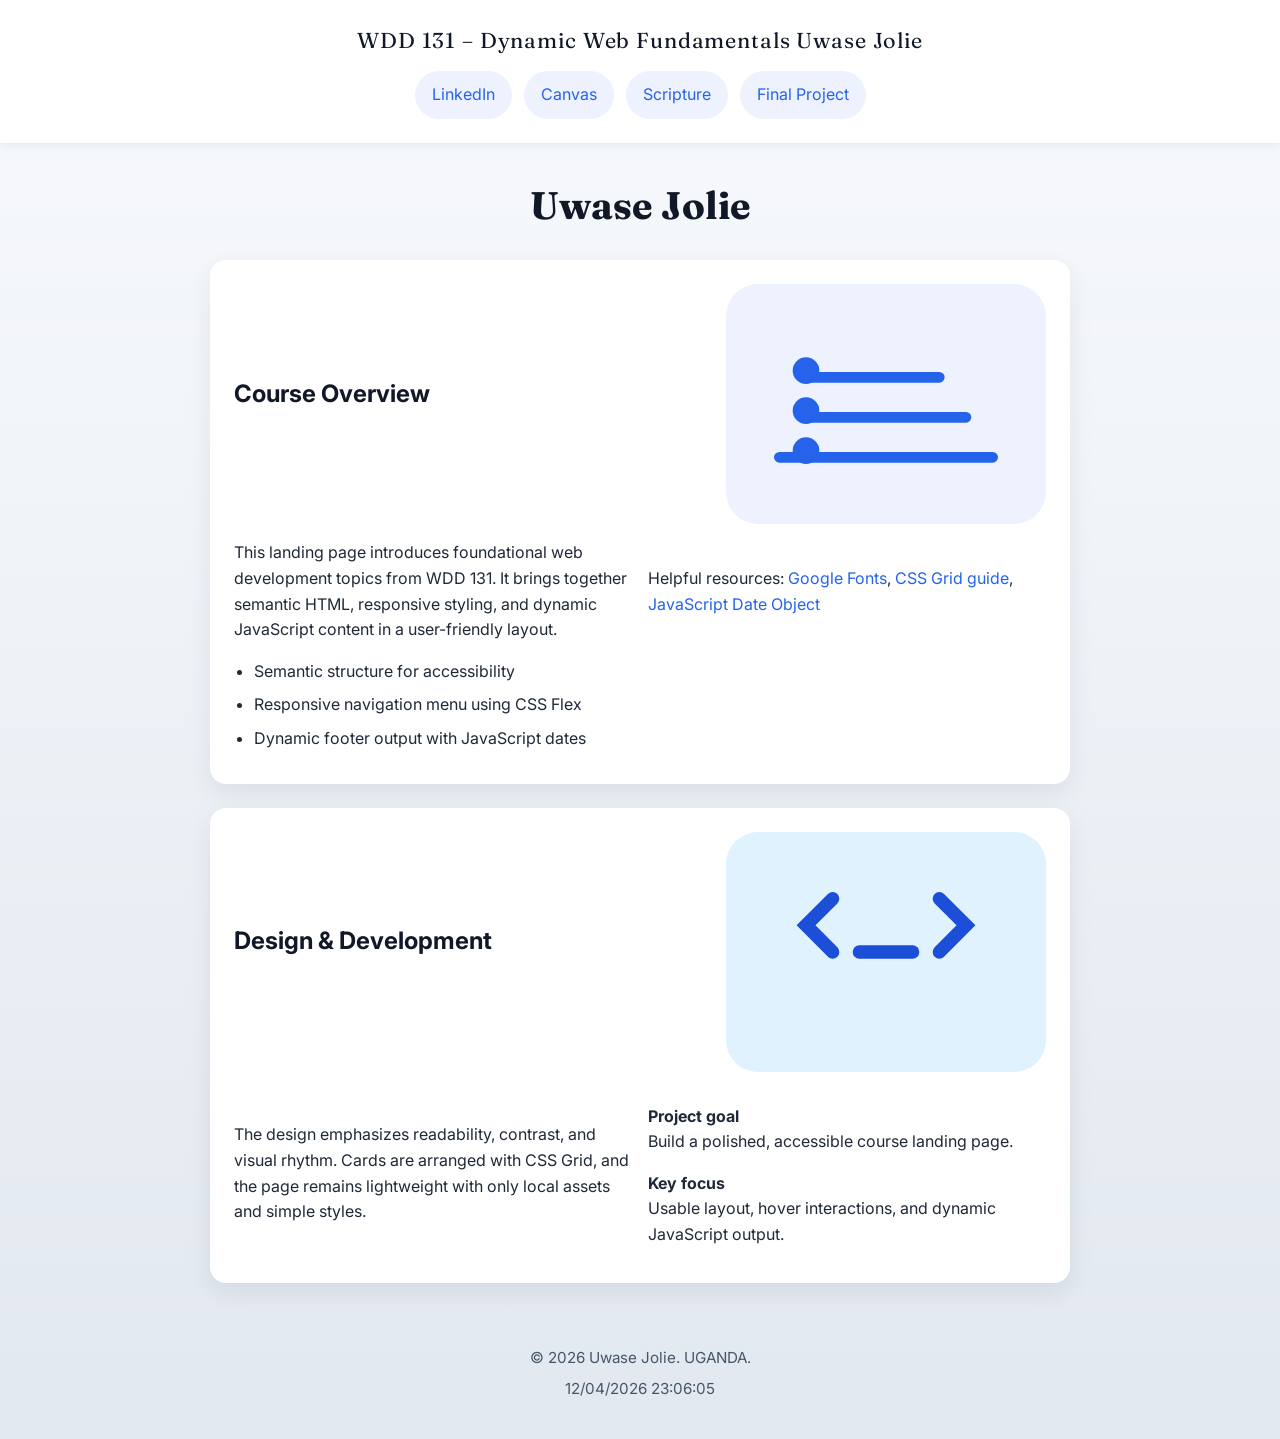
<file: index.html>
<!doctype html>
<html lang="en">
  <head>
    <meta charset="UTF-8" />
    <meta name="viewport" content="width=device-width, initial-scale=1.0" />
    <title>WDD 131 – Dynamic Web Fundamentals – Uwase Jolie</title>
    <meta
      name="description"
      content="WDD 131 – Dynamic Web Fundamentals, Uwase Jolie, course landing page for web design fundamentals and dynamic JavaScript content"
    />
    <meta name="author" content="Uwase Jolie" />
    <link rel="preconnect" href="https://fonts.googleapis.com" />
    <link rel="preconnect" href="https://fonts.gstatic.com" crossorigin />
    <link
      href="https://fonts.googleapis.com/css2?family=Fraunces:wght@600;700&family=Inter:wght@400;500;600&display=swap"
      rel="stylesheet"
    />
    <link rel="stylesheet" href="styles/base.css" />
    <script defer src="scripts/getdates.js"></script>
  </head>
  <body>
    <header>
      <span id="course-title"
        >WDD 131 – Dynamic Web Fundamentals Uwase Jolie</span
      >
      <nav>
        <a
          href="https://www.linkedin.com/in/jolie-uwase-b781543b9"
          target="_blank"
          rel="noopener noreferrer"
          >LinkedIn</a
        >
        <a
          href="https://byupw.instructure.com/"
          target="_blank"
          rel="noopener noreferrer"
          >Canvas</a
        >
        <a
          href="https://www.churchofjesuschrist.org/study/scriptures/bofm/1-ne/3?lang=eng&id=p7#p7"
          target="_blank"
          rel="noopener noreferrer"
          >Scripture</a
        >
        <a href="project/index.html">Final Project</a>
      </nav>
    </header>
    <main>
      <h1>Uwase Jolie</h1>
      <section class="card">
        <h2>Course Overview</h2>
        <img
          src="images/learning.svg"
          alt="Illustration of learning resources"
        />
        <p>
          This landing page introduces foundational web development topics from
          WDD 131. It brings together semantic HTML, responsive styling, and
          dynamic JavaScript content in a user-friendly layout.
        </p>
        <p>
          Helpful resources:
          <a
            href="https://fonts.google.com/"
            target="_blank"
            rel="noopener noreferrer"
            >Google Fonts</a
          >,
          <a
            href="https://developer.mozilla.org/en-US/docs/Web/CSS/CSS_Grid_Layout"
            target="_blank"
            rel="noopener noreferrer"
            >CSS Grid guide</a
          >,
          <a
            href="https://developer.mozilla.org/en-US/docs/Web/JavaScript/Reference/Global_Objects/Date"
            target="_blank"
            rel="noopener noreferrer"
            >JavaScript Date Object</a
          >
        </p>
        <ul>
          <li>Semantic structure for accessibility</li>
          <li>Responsive navigation menu using CSS Flex</li>
          <li>Dynamic footer output with JavaScript dates</li>
        </ul>
      </section>
      <section class="card">
        <h2>Design & Development</h2>
        <img src="images/code.svg" alt="Illustration of coding on a laptop" />
        <p>
          The design emphasizes readability, contrast, and visual rhythm. Cards
          are arranged with CSS Grid, and the page remains lightweight with only
          local assets and simple styles.
        </p>
        <dl>
          <dt>Project goal</dt>
          <dd>Build a polished, accessible course landing page.</dd>
          <dt>Key focus</dt>
          <dd>
            Usable layout, hover interactions, and dynamic JavaScript output.
          </dd>
        </dl>
      </section>
    </main>
    <footer>
      <p>&copy; <span id="currentyear"></span> Uwase Jolie. UGANDA.</p>
      <p id="lastModified"></p>
    </footer>
  </body>
</html>
</file>
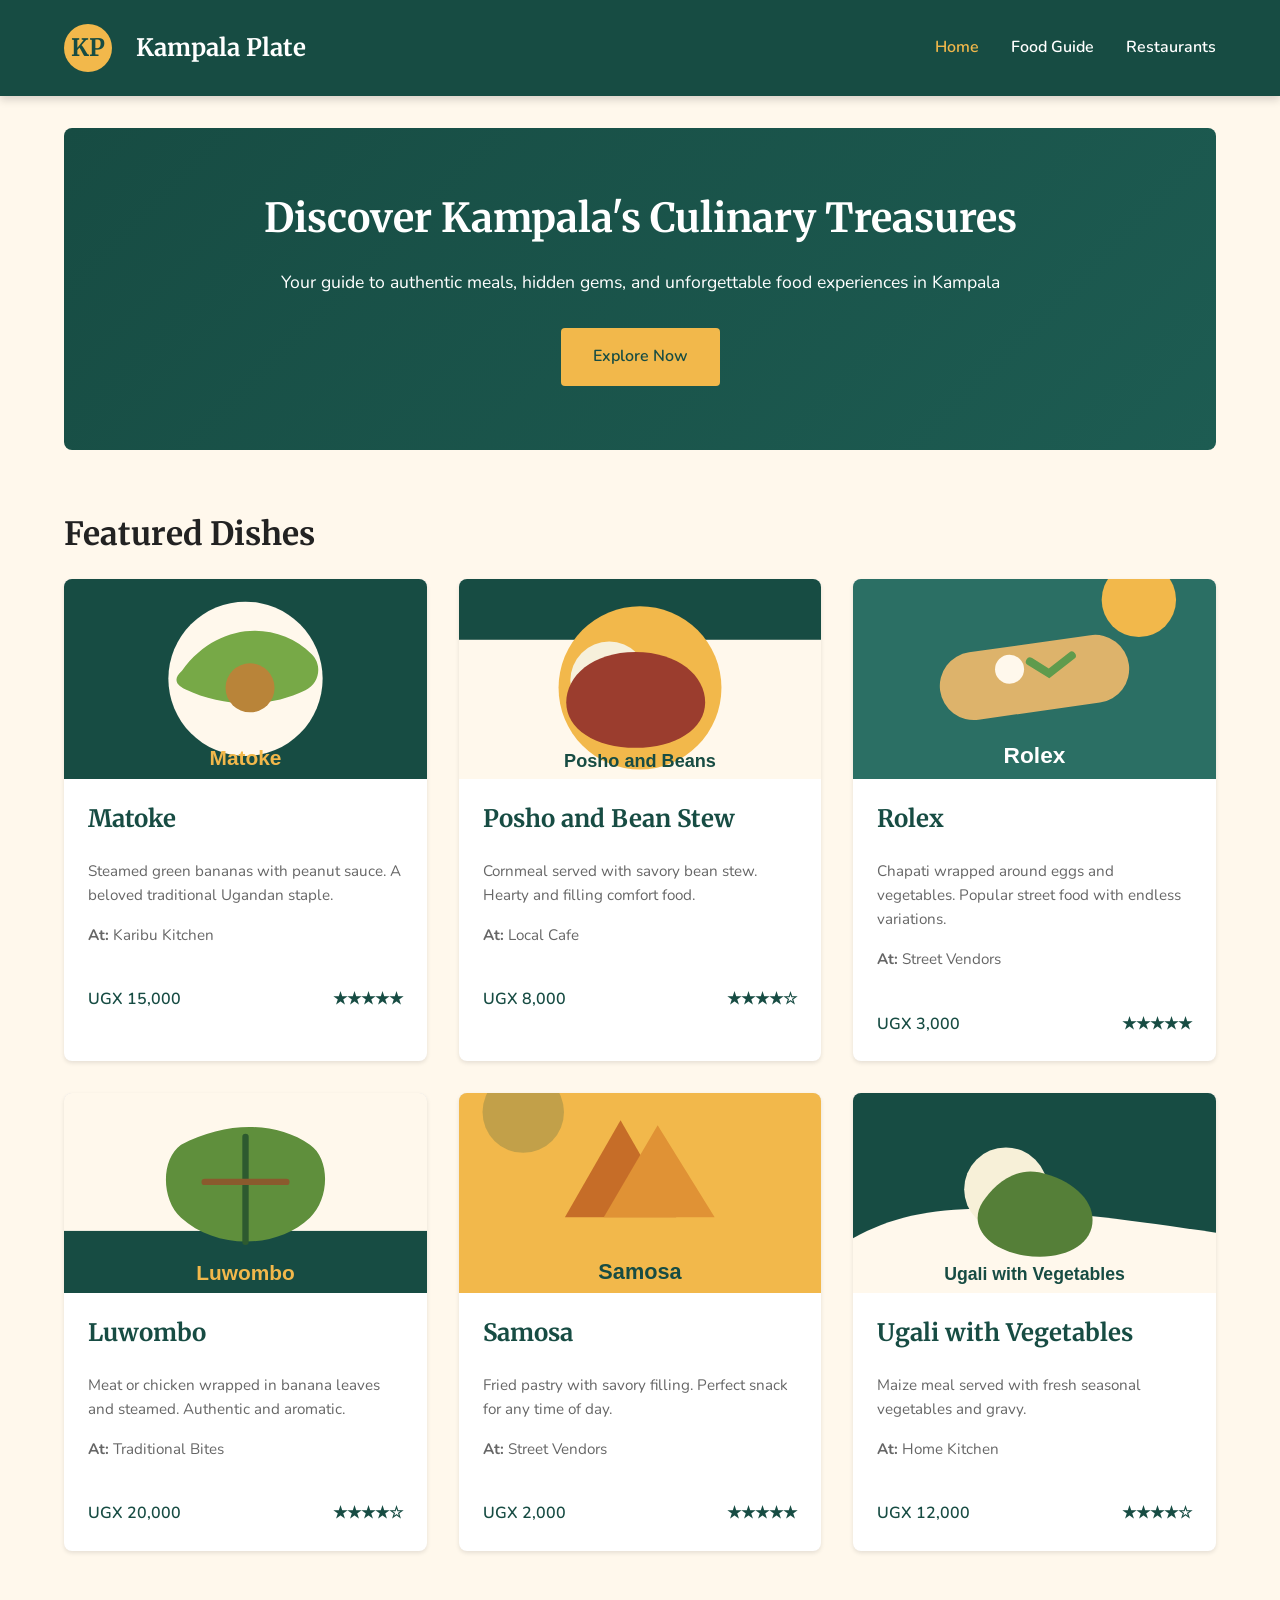
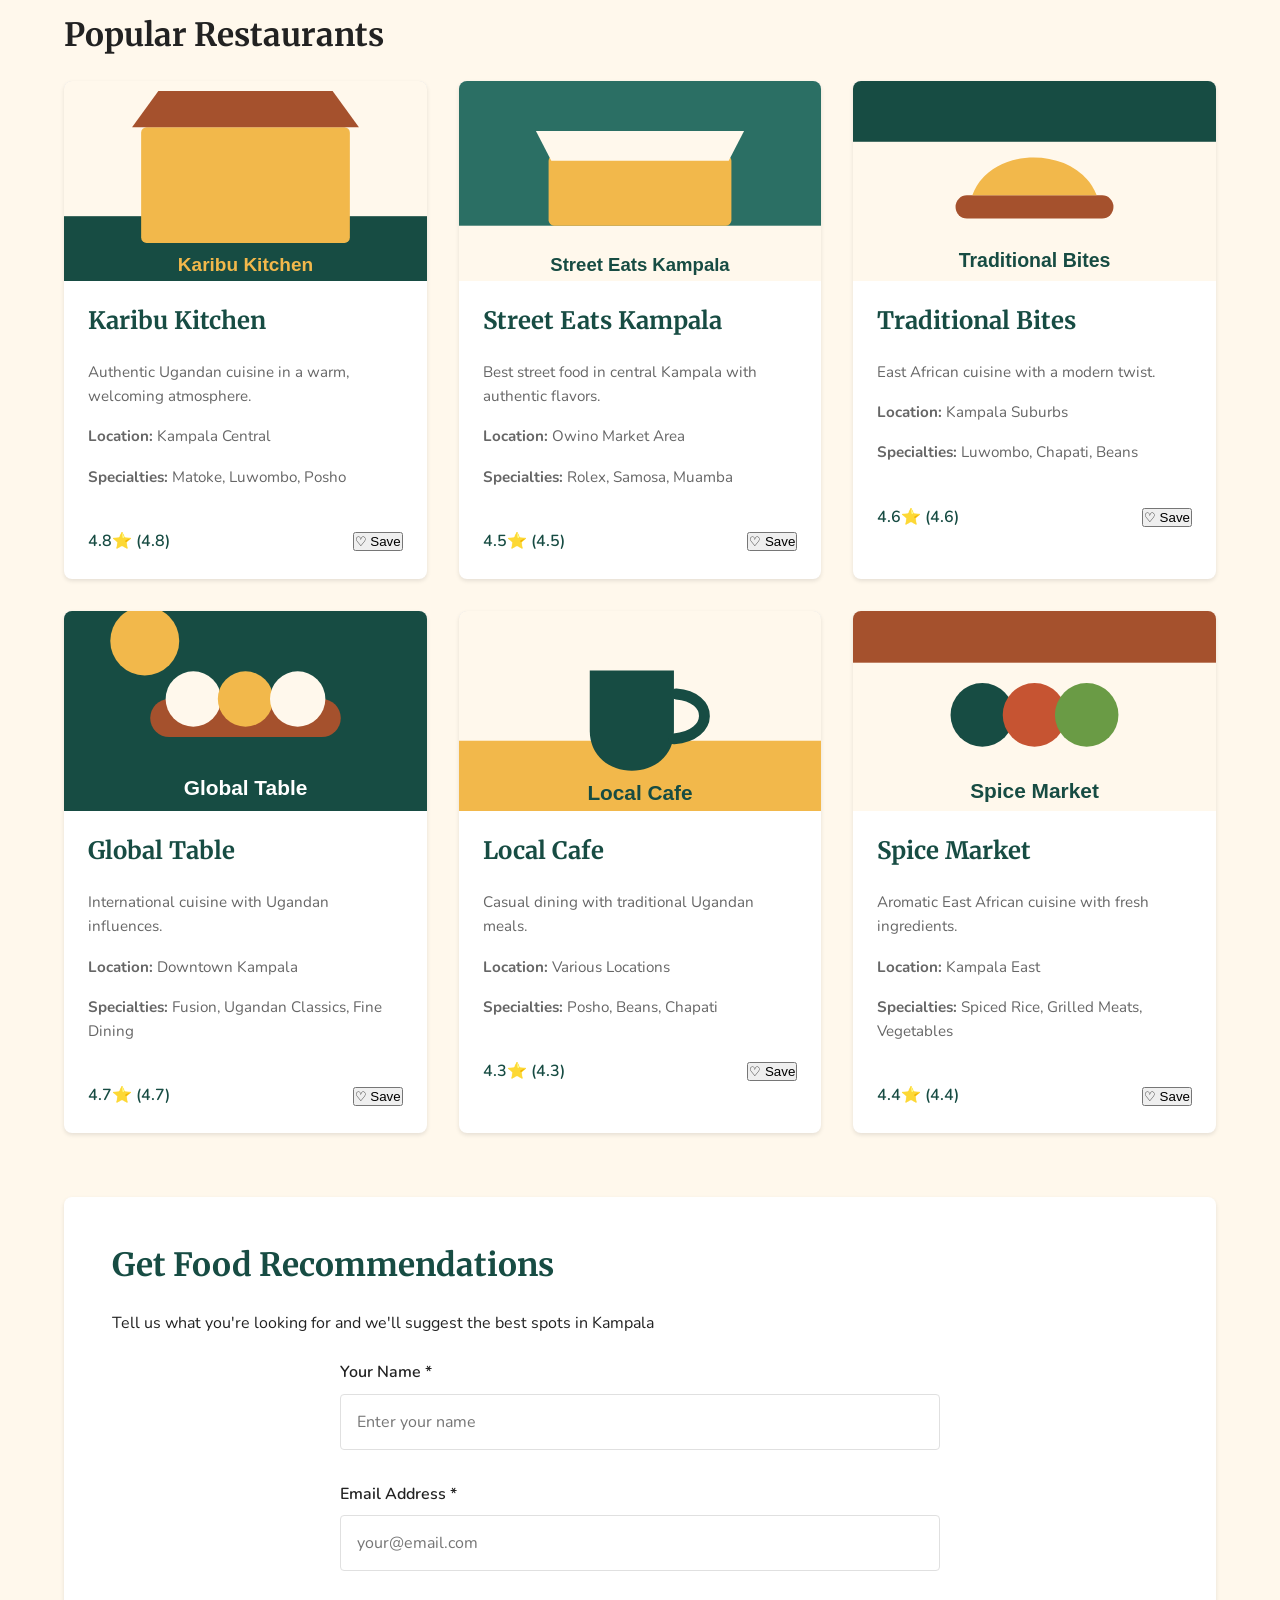
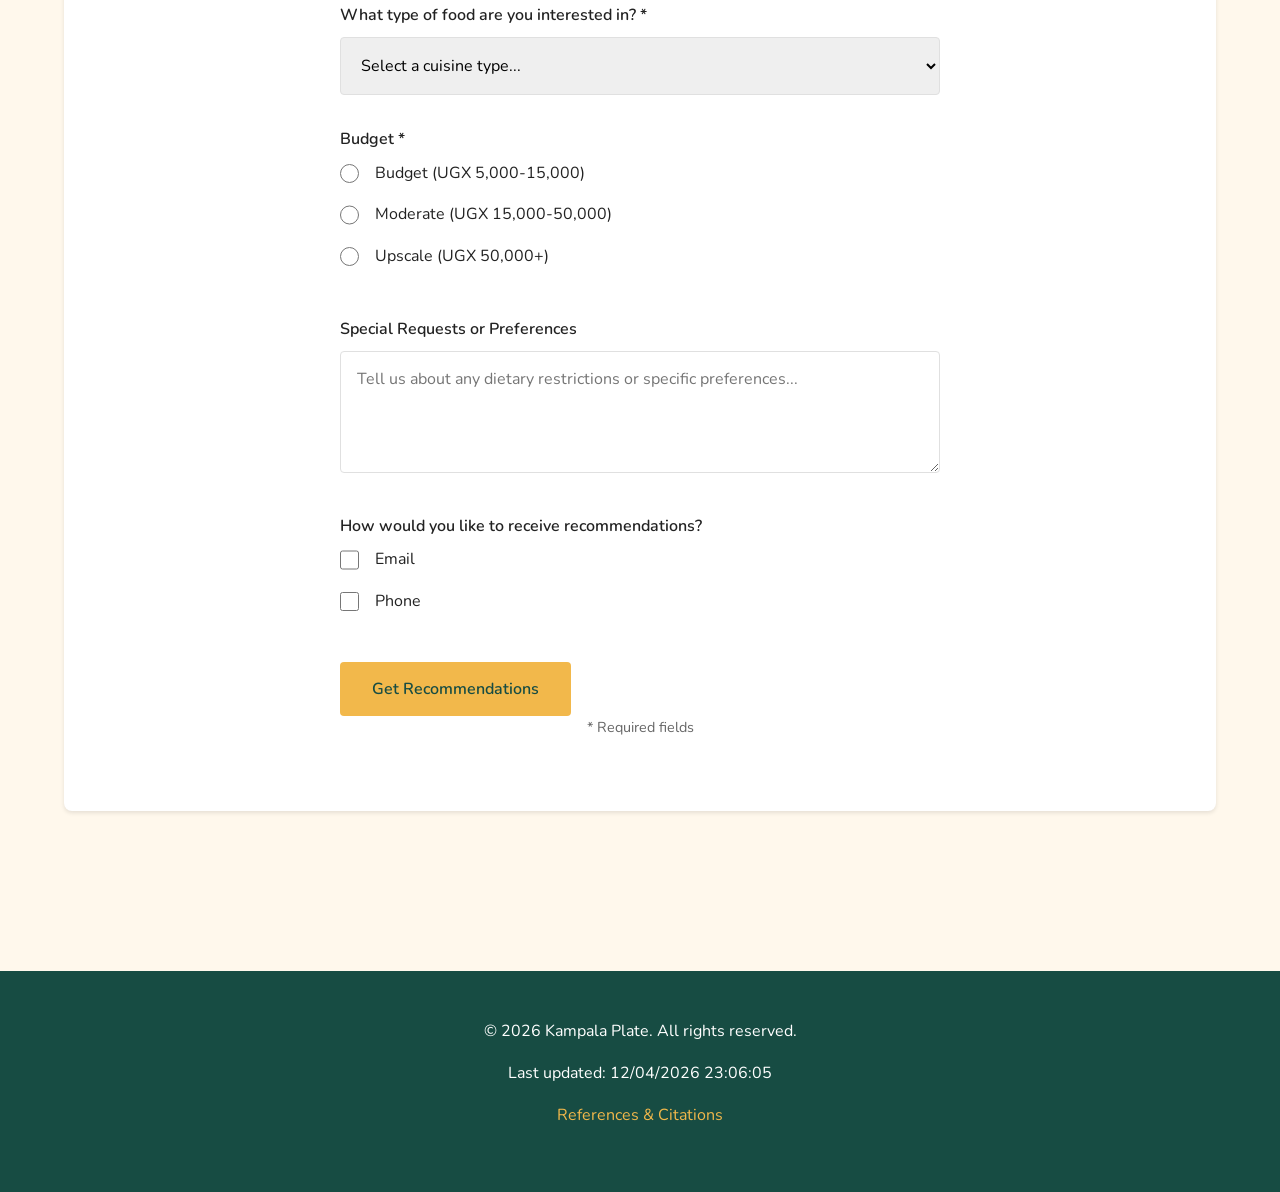
<file: project/index.html>
<!doctype html>
<html lang="en">
  <head>
    <meta charset="UTF-8" />
    <meta name="viewport" content="width=device-width, initial-scale=1.0" />
    <title>Kampala Plate - Local Food Discovery</title>
    <meta
      name="description"
      content="Kampala Plate is your guide to memorable meals, popular restaurants, and authentic local food experiences in Kampala, Uganda."
    />
    <meta name="author" content="Uwase Jolie" />
    <meta
      name="keywords"
      content="Kampala, food, restaurants, local cuisine, Uganda"
    />
    <link rel="preconnect" href="https://fonts.googleapis.com" />
    <link rel="preconnect" href="https://fonts.gstatic.com" crossorigin />
    <link
      href="https://fonts.googleapis.com/css2?family=Merriweather:wght@700&family=Nunito:wght@400;600;700&display=swap"
      rel="stylesheet"
    />
    <link rel="stylesheet" href="styles.css" />
    <script defer src="scripts.js"></script>
  </head>
  <body>
    <header>
      <div class="header-wrapper">
        <div class="logo" role="img" aria-label="Kampala Plate logo">KP</div>
        <h1 class="site-title">Kampala Plate</h1>
        <button
          id="menu-button"
          type="button"
          aria-label="Open navigation menu"
          aria-expanded="false"
        >
          <span></span>
          <span></span>
          <span></span>
        </button>
        <nav id="navigation">
          <a href="index.html" aria-current="page">Home</a>
          <a href="food-guide.html">Food Guide</a>
          <a href="restaurants.html">Restaurants</a>
        </nav>
      </div>
    </header>

    <main>
      <!-- Hero Section -->
      <section class="hero">
        <div class="hero-content">
          <h2>Discover Kampala's Culinary Treasures</h2>
          <p>
            Your guide to authentic meals, hidden gems, and unforgettable food
            experiences in Kampala
          </p>
          <a href="#featured" class="cta-button">Explore Now</a>
        </div>
      </section>

      <!-- Featured Dishes Section -->
      <section id="featured" class="featured-section">
        <h2>Featured Dishes</h2>
        <div class="dishes-grid" id="featured-dishes">
          <!-- Populated by JavaScript -->
        </div>
      </section>

      <!-- Restaurant Cards Section -->
      <section class="restaurants-section">
        <h2>Popular Restaurants</h2>
        <div class="restaurants-grid" id="restaurants-grid">
          <!-- Populated by JavaScript -->
        </div>
      </section>

      <!-- Recommendation Form Section -->
      <section class="form-section">
        <h2>Get Food Recommendations</h2>
        <p>
          Tell us what you're looking for and we'll suggest the best spots in
          Kampala
        </p>
        <form id="recommendation-form" method="post" action="thank-you.html">
          <div class="form-group">
            <label for="name"
              >Your Name <span aria-hidden="true">*</span></label
            >
            <input
              type="text"
              id="name"
              name="name"
              required
              placeholder="Enter your name"
            />
          </div>

          <div class="form-group">
            <label for="email"
              >Email Address <span aria-hidden="true">*</span></label
            >
            <input
              type="email"
              id="email"
              name="email"
              required
              placeholder="your@email.com"
            />
          </div>

          <div class="form-group">
            <label for="cuisine-type"
              >What type of food are you interested in?
              <span aria-hidden="true">*</span></label
            >
            <select id="cuisine-type" name="cuisine-type" required>
              <option value="" disabled selected>
                Select a cuisine type...
              </option>
              <option value="ugandan">Traditional Ugandan</option>
              <option value="east-african">East African</option>
              <option value="international">International</option>
              <option value="vegetarian">Vegetarian/Vegan</option>
              <option value="street-food">Street Food</option>
              <option value="fast-food">Fast Food</option>
            </select>
          </div>

          <div class="form-group">
            <fieldset>
              <legend>Budget <span aria-hidden="true">*</span></legend>
              <label class="radio-label">
                <input
                  type="radio"
                  name="price-range"
                  value="budget"
                  required
                />
                Budget (UGX 5,000-15,000)
              </label>
              <label class="radio-label">
                <input
                  type="radio"
                  name="price-range"
                  value="moderate"
                  required
                />
                Moderate (UGX 15,000-50,000)
              </label>
              <label class="radio-label">
                <input
                  type="radio"
                  name="price-range"
                  value="upscale"
                  required
                />
                Upscale (UGX 50,000+)
              </label>
            </fieldset>
          </div>

          <div class="form-group">
            <label for="special-requests"
              >Special Requests or Preferences</label
            >
            <textarea
              id="special-requests"
              name="special-requests"
              rows="4"
              placeholder="Tell us about any dietary restrictions or specific preferences..."
            ></textarea>
          </div>

          <fieldset class="form-group checkbox-group">
            <legend>How would you like to receive recommendations?</legend>
            <label class="checkbox-label">
              <input type="checkbox" name="contact-method" value="email" />
              Email
            </label>
            <label class="checkbox-label">
              <input type="checkbox" name="contact-method" value="phone" />
              Phone
            </label>
          </fieldset>

          <button type="submit" class="submit-button">
            Get Recommendations
          </button>
          <p class="form-note">
            <span aria-hidden="true">*</span> Required fields
          </p>
        </form>
      </section>

      <!-- Saved Recommendations Section -->
      <section class="saved-section" id="saved-section" hidden>
        <h2>Your Saved Recommendations</h2>
        <div id="saved-list">
          <!-- Populated from localStorage -->
        </div>
        <button id="clear-saved" class="secondary-button">Clear All</button>
      </section>
    </main>

    <footer>
      <div class="footer-content">
        <p>
          &copy; <span id="year"></span> Kampala Plate. All rights reserved.
        </p>
        <p>Last updated: <span id="last-modified"></span></p>
        <p><a href="references.html">References & Citations</a></p>
      </div>
    </footer>
  </body>
</html>
</file>
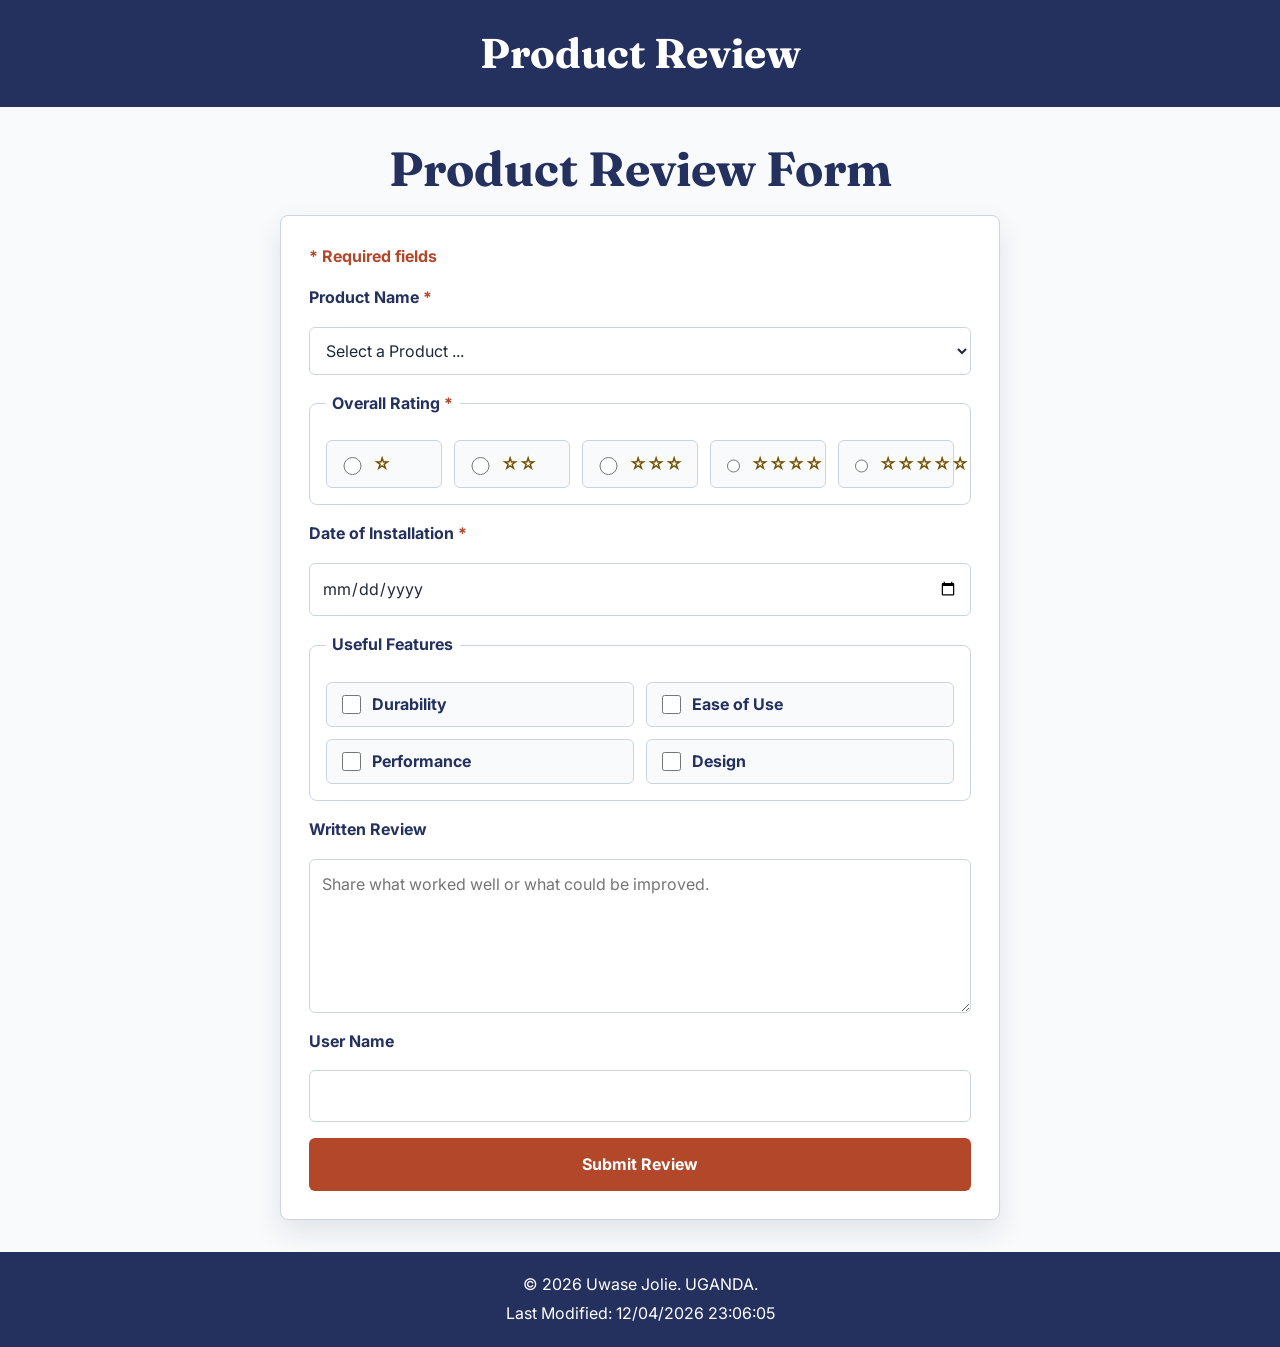
<file: form.html>
<!doctype html>
<html lang="en">
  <head>
    <meta charset="UTF-8">
    <meta name="viewport" content="width=device-width, initial-scale=1.0">
    <title>Product Review Form | WDD 131</title>
    <meta
      name="description"
      content="WDD 131 product review form with dynamic product options, required fields, and a review confirmation counter."
    >
    <meta name="author" content="Uwase Jolie">
    <link rel="preconnect" href="https://fonts.googleapis.com">
    <link rel="preconnect" href="https://fonts.gstatic.com" crossorigin>
    <link
      href="https://fonts.googleapis.com/css2?family=Fraunces:wght@600;700&family=Inter:wght@400;500;600;700&display=swap"
      rel="stylesheet"
    >
    <link rel="stylesheet" href="styles/form.css">
    <script defer src="scripts/getdates.js"></script>
    <script defer src="scripts/form.js"></script>
  </head>
  <body>
    <header>
      <span class="site-title">Product Review</span>
    </header>

    <main>
      <h1>Product Review Form</h1>
      <form method="get" action="review.html">
        <p class="required-note"><span aria-hidden="true">*</span> Required fields</p>

        <label for="product">
          Product Name <span aria-hidden="true">*</span>
        </label>
        <select id="product" name="product" required>
          <option value="" disabled selected>Select a Product ...</option>
        </select>

        <fieldset>
          <legend>Overall Rating <span aria-hidden="true">*</span></legend>
          <div class="rating-group">
            <label for="rating1">
              <input type="radio" id="rating1" name="rating" value="1" required>
              <span class="visually-hidden">1 star</span>
              <span>&star;</span>
            </label>
            <label for="rating2">
              <input type="radio" id="rating2" name="rating" value="2" required>
              <span class="visually-hidden">2 stars</span>
              <span>&star;&star;</span>
            </label>
            <label for="rating3">
              <input type="radio" id="rating3" name="rating" value="3" required>
              <span class="visually-hidden">3 stars</span>
              <span>&star;&star;&star;</span>
            </label>
            <label for="rating4">
              <input type="radio" id="rating4" name="rating" value="4" required>
              <span class="visually-hidden">4 stars</span>
              <span>&star;&star;&star;&star;</span>
            </label>
            <label for="rating5">
              <input type="radio" id="rating5" name="rating" value="5" required>
              <span class="visually-hidden">5 stars</span>
              <span>&star;&star;&star;&star;&star;</span>
            </label>
          </div>
        </fieldset>

        <label for="installDate">
          Date of Installation <span aria-hidden="true">*</span>
        </label>
        <input type="date" id="installDate" name="installDate" required>

        <fieldset>
          <legend>Useful Features</legend>
          <div class="checkbox-group">
            <label for="durability">
              <input
                type="checkbox"
                id="durability"
                name="features"
                value="durability"
              >
              Durability
            </label>
            <label for="easeOfUse">
              <input
                type="checkbox"
                id="easeOfUse"
                name="features"
                value="ease-of-use"
              >
              Ease of Use
            </label>
            <label for="performance">
              <input
                type="checkbox"
                id="performance"
                name="features"
                value="performance"
              >
              Performance
            </label>
            <label for="design">
              <input type="checkbox" id="design" name="features" value="design">
              Design
            </label>
          </div>
        </fieldset>

        <label for="review">Written Review</label>
        <textarea
          id="review"
          name="review"
          rows="5"
          placeholder="Share what worked well or what could be improved."
        ></textarea>

        <label for="userName">User Name</label>
        <input type="text" id="userName" name="userName" autocomplete="name">

        <input type="submit" value="Submit Review">
      </form>
    </main>

    <footer>
      <p>&copy; <span id="currentyear"></span> Uwase Jolie. UGANDA.</p>
      <p>Last Modified: <span id="lastModified"></span></p>
    </footer>
  </body>
</html>
</file>
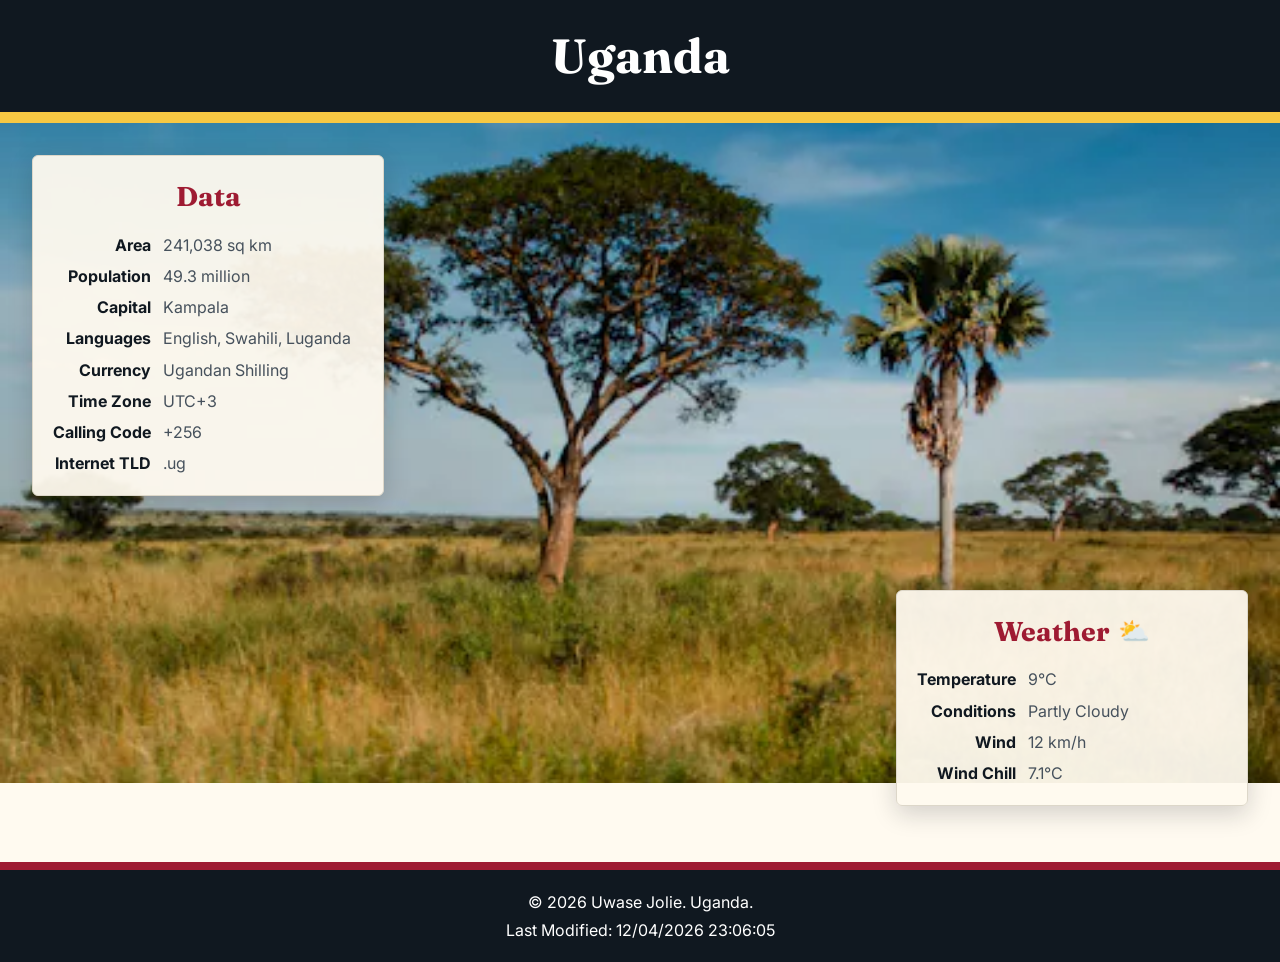
<file: place.html>
<!DOCTYPE html>
<html lang="en">
<head>
  <meta charset="UTF-8">
  <meta name="viewport" content="width=device-width, initial-scale=1.0">
  <title>Uganda | WDD 131 Country Page</title>
  <meta
    name="description"
    content="A responsive WDD 131 country page about Uganda with country facts, weather information, responsive WebP hero images, and dynamic JavaScript content."
  >
  <meta name="author" content="Uwase Jolie">
  <link rel="preconnect" href="https://fonts.googleapis.com">
  <link rel="preconnect" href="https://fonts.gstatic.com" crossorigin>
  <link
    href="https://fonts.googleapis.com/css2?family=Fraunces:wght@600;700&family=Inter:wght@400;500;600&display=swap"
    rel="stylesheet"
  >
  <link rel="stylesheet" href="styles/place.css">
  <script defer src="scripts/place.js"></script>
</head>
<body>
  <header>
    <h1>Uganda</h1>
  </header>

  <main>
    <section class="hero" aria-label="Ugandan savannah landscape">
      <picture>
        <source
          srcset="images/uganda-large.webp"
          media="(min-width: 1000px)"
        >
        <source
          srcset="images/uganda-medium.webp"
          media="(min-width: 500px)"
        >
        <img
          src="images/uganda-small.webp"
          alt="Green Ugandan savannah with distant hills under a clear sky"
          width="1500"
          height="1000"
        >
      </picture>
    </section>

    <section class="content-card data">
      <h2>Data</h2>
      <dl>
        <dt>Area</dt>
        <dd>241,038 sq km</dd>
        <dt>Population</dt>
        <dd>49.3 million</dd>
        <dt>Capital</dt>
        <dd>Kampala</dd>
        <dt>Languages</dt>
        <dd>English, Swahili, Luganda</dd>
        <dt>Currency</dt>
        <dd>Ugandan Shilling</dd>
        <dt>Time Zone</dt>
        <dd>UTC+3</dd>
        <dt>Calling Code</dt>
        <dd>+256</dd>
        <dt>Internet TLD</dt>
        <dd>.ug</dd>
      </dl>
    </section>

    <section class="content-card weather">
      <h2>Weather <img src="images/weather.svg" alt="Partly cloudy" width="48" height="48"></h2>
      <dl>
        <dt>Temperature</dt>
        <dd><span id="temperature">9</span>&deg;C</dd>
        <dt>Conditions</dt>
        <dd>Partly Cloudy</dd>
        <dt>Wind</dt>
        <dd><span id="wind-speed">12</span> km/h</dd>
        <dt>Wind Chill</dt>
        <dd><span id="wind-chill"></span></dd>
      </dl>
    </section>
  </main>

  <footer>
    <p>&copy; <span id="currentyear"></span> Uwase Jolie. Uganda.</p>
    <p>Last Modified: <span id="lastModified"></span></p>
  </footer>
</body>
</html>
</file>
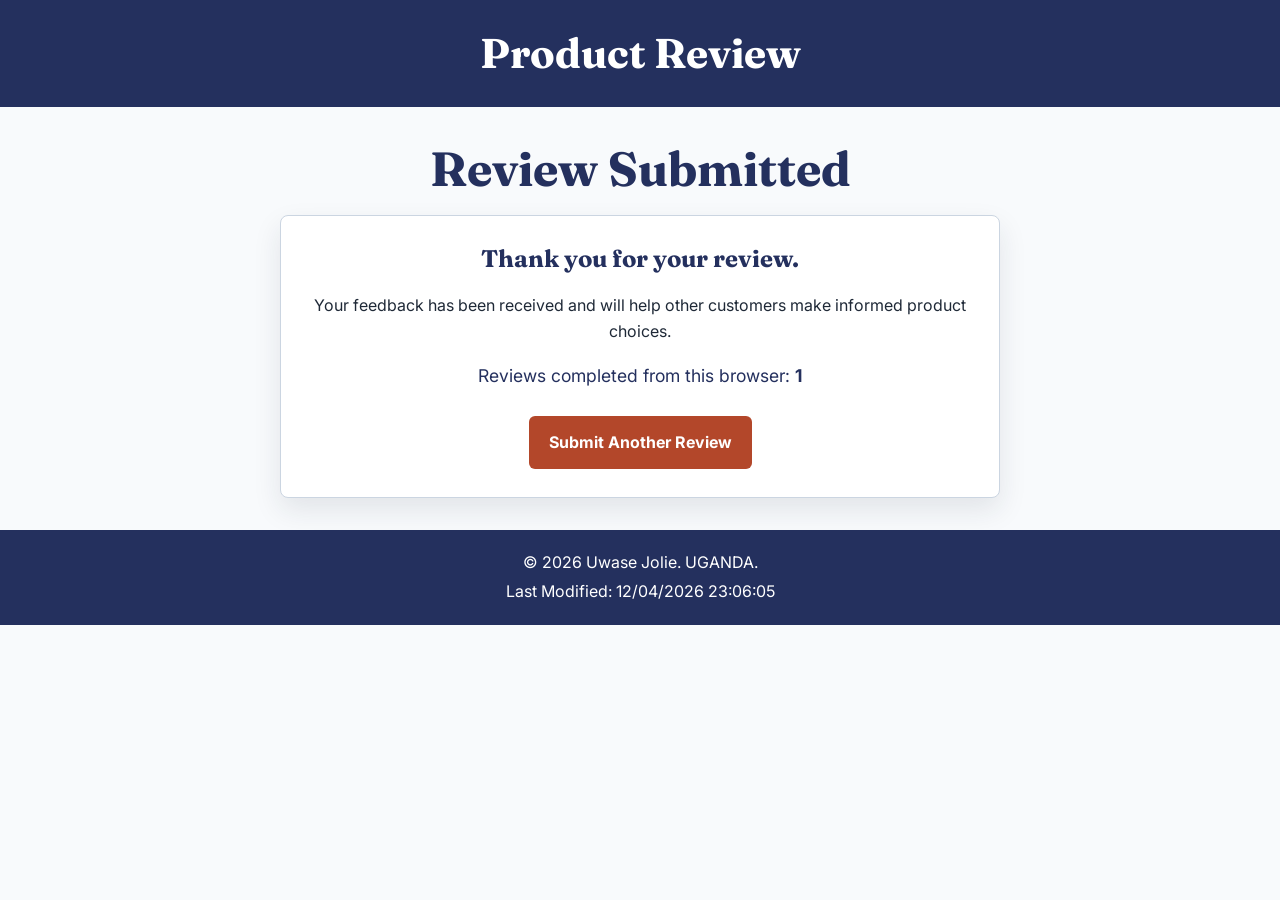
<file: review.html>
<!doctype html>
<html lang="en">
  <head>
    <meta charset="UTF-8">
    <meta name="viewport" content="width=device-width, initial-scale=1.0">
    <title>Review Submitted | WDD 131</title>
    <meta
      name="description"
      content="Product review confirmation page with a localStorage review submission counter for WDD 131."
    >
    <meta name="author" content="Uwase Jolie">
    <link rel="preconnect" href="https://fonts.googleapis.com">
    <link rel="preconnect" href="https://fonts.gstatic.com" crossorigin>
    <link
      href="https://fonts.googleapis.com/css2?family=Fraunces:wght@600;700&family=Inter:wght@400;500;600;700&display=swap"
      rel="stylesheet"
    >
    <link rel="stylesheet" href="styles/form.css">
    <script defer src="scripts/getdates.js"></script>
    <script defer src="scripts/review.js"></script>
  </head>
  <body>
    <header>
      <span class="site-title">Product Review</span>
    </header>

    <main class="confirmation">
      <h1>Review Submitted</h1>
      <section class="confirmation-card">
        <h2>Thank you for your review.</h2>
        <p>
          Your feedback has been received and will help other customers make
          informed product choices.
        </p>
        <p class="review-count">
          Reviews completed from this browser:
          <strong id="reviewCount">0</strong>
        </p>
        <a class="button-link" href="form.html">Submit Another Review</a>
      </section>
    </main>

    <footer>
      <p>&copy; <span id="currentyear"></span> Uwase Jolie. UGANDA.</p>
      <p>Last Modified: <span id="lastModified"></span></p>
    </footer>
  </body>
</html>
</file>
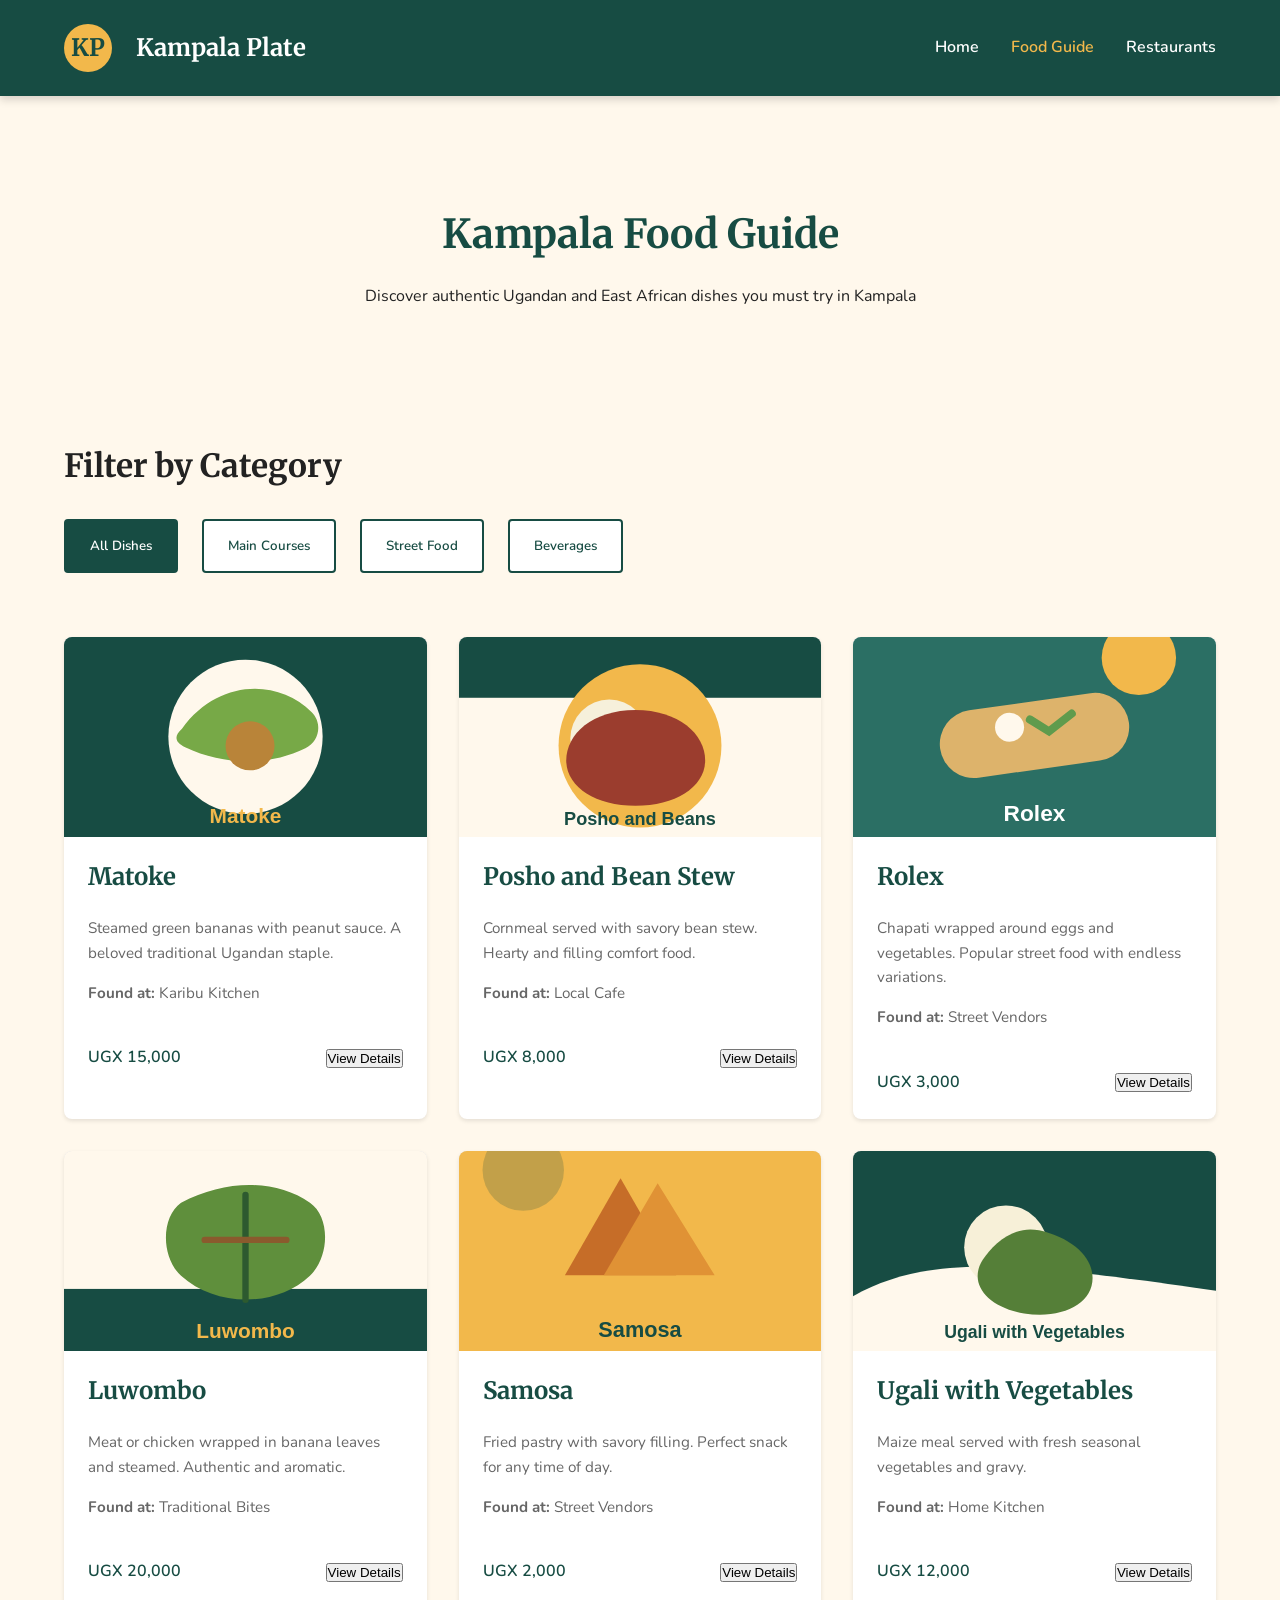
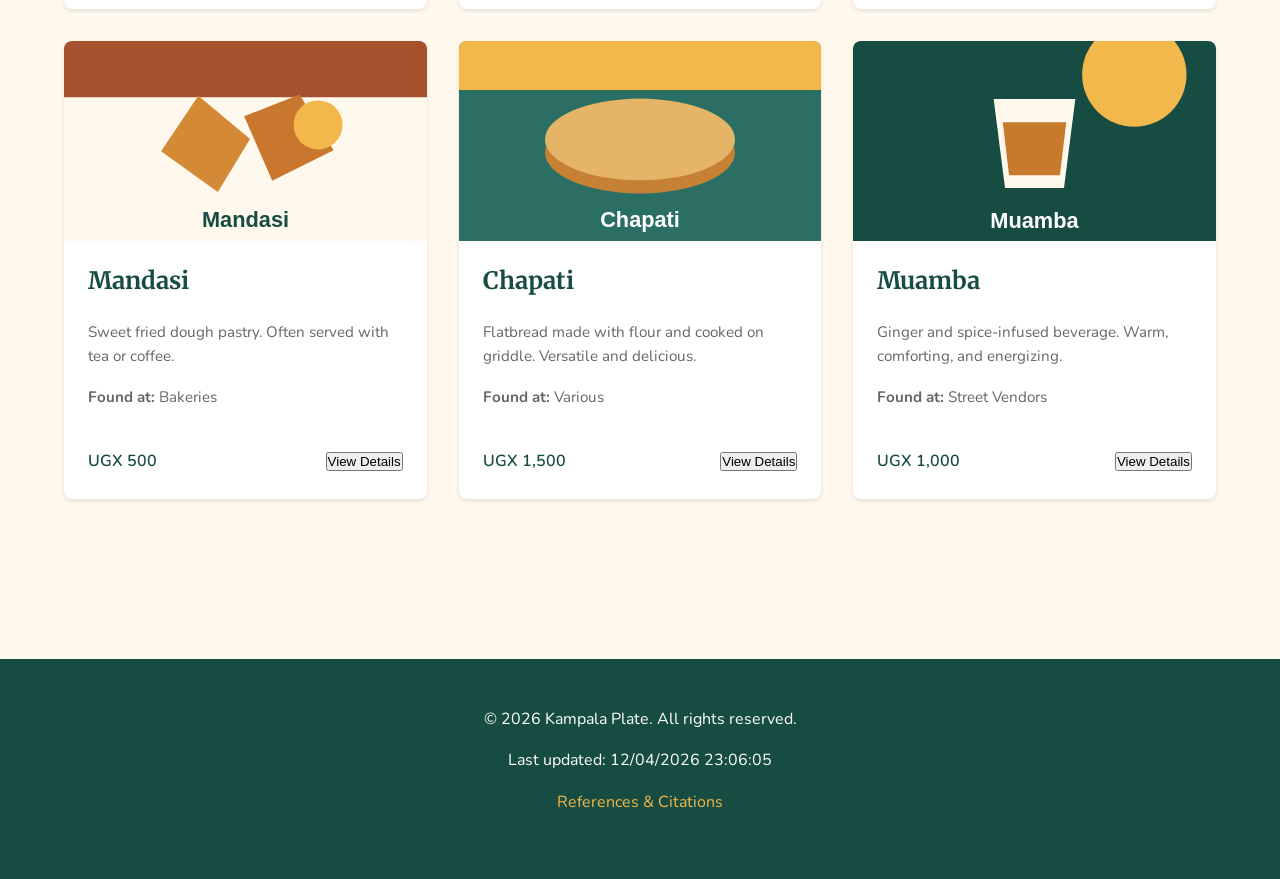
<file: project/food-guide.html>
<!doctype html>
<html lang="en">
  <head>
    <meta charset="UTF-8" />
    <meta name="viewport" content="width=device-width, initial-scale=1.0" />
    <title>Food Guide - Kampala Plate</title>
    <meta
      name="description"
      content="Explore traditional Ugandan dishes and authentic local food experiences in Kampala. Your guide to what to eat and where to find it."
    />
    <meta name="author" content="Uwase Jolie" />
    <link rel="preconnect" href="https://fonts.googleapis.com" />
    <link rel="preconnect" href="https://fonts.gstatic.com" crossorigin />
    <link
      href="https://fonts.googleapis.com/css2?family=Merriweather:wght@700&family=Nunito:wght@400;600;700&display=swap"
      rel="stylesheet"
    />
    <link rel="stylesheet" href="styles.css" />
    <script defer src="scripts.js"></script>
  </head>
  <body>
    <header>
      <div class="header-wrapper">
        <div class="logo" role="img" aria-label="Kampala Plate logo">KP</div>
        <h1 class="site-title">Kampala Plate</h1>
        <button
          id="menu-button"
          type="button"
          aria-label="Open navigation menu"
          aria-expanded="false"
        >
          <span></span>
          <span></span>
          <span></span>
        </button>
        <nav id="navigation">
          <a href="index.html">Home</a>
          <a href="food-guide.html" aria-current="page">Food Guide</a>
          <a href="restaurants.html">Restaurants</a>
        </nav>
      </div>
    </header>

    <main>
      <section class="guide-header">
        <h1>Kampala Food Guide</h1>
        <p>
          Discover authentic Ugandan and East African dishes you must try in
          Kampala
        </p>
      </section>

      <!-- Category Filter -->
      <section class="filter-section">
        <h2>Filter by Category</h2>
        <div class="filter-buttons" id="category-filter">
          <button class="filter-btn active" data-category="all">
            All Dishes
          </button>
          <button class="filter-btn" data-category="main">Main Courses</button>
          <button class="filter-btn" data-category="street">Street Food</button>
          <button class="filter-btn" data-category="beverages">
            Beverages
          </button>
        </div>
      </section>

      <!-- Food Items Grid -->
      <section class="food-guide-section">
        <div class="food-grid" id="food-grid">
          <!-- Populated by JavaScript -->
        </div>
      </section>

      <!-- Food Details Modal -->
      <div id="food-modal" class="modal" hidden>
        <div class="modal-content">
          <button
            class="modal-close"
            id="modal-close"
            aria-label="Close food details"
          >
            &times;
          </button>
          <div id="modal-body">
            <!-- Populated by JavaScript -->
          </div>
        </div>
      </div>
    </main>

    <footer>
      <div class="footer-content">
        <p>
          &copy; <span id="year"></span> Kampala Plate. All rights reserved.
        </p>
        <p>Last updated: <span id="last-modified"></span></p>
        <p><a href="references.html">References & Citations</a></p>
      </div>
    </footer>
  </body>
</html>
</file>
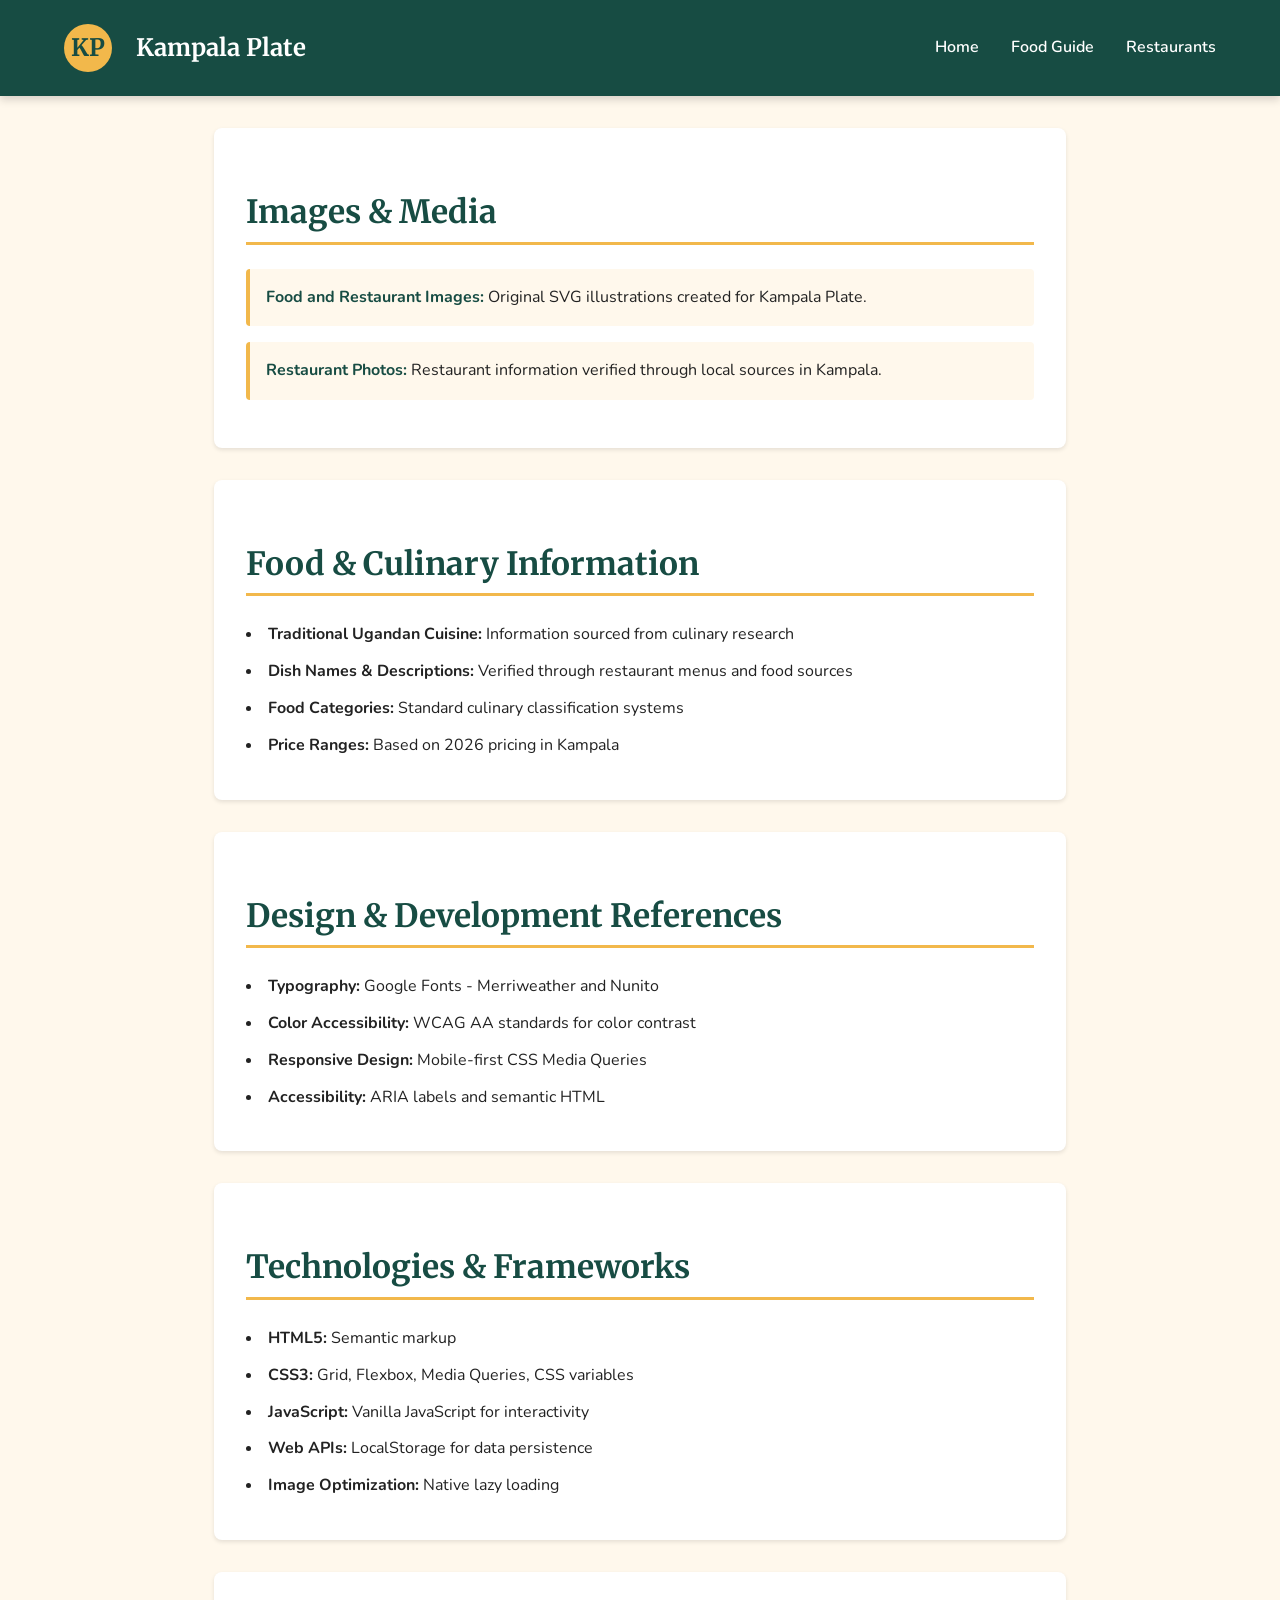
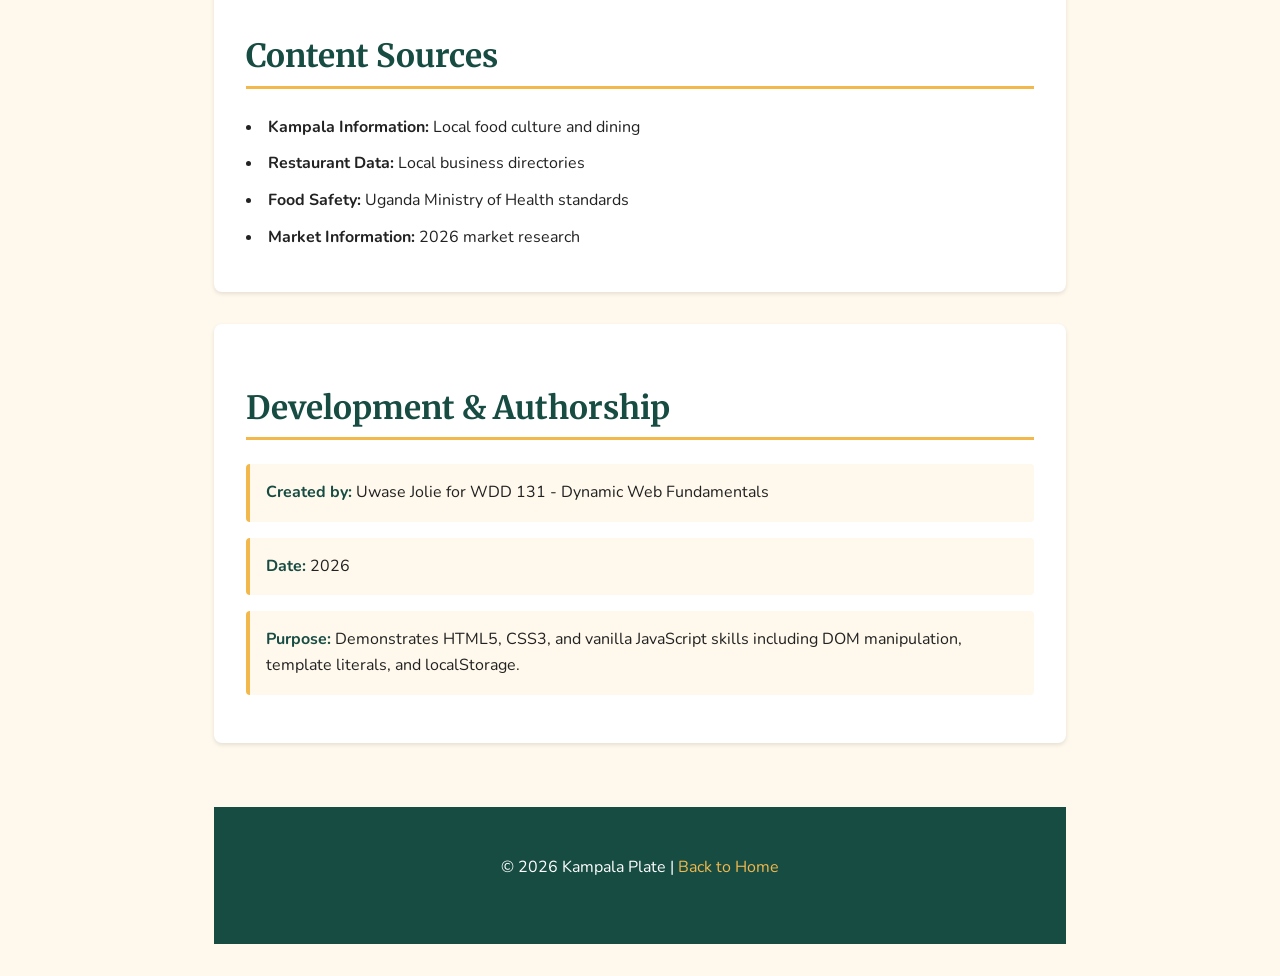
<file: project/references.html>
<!doctype html>
<html lang="en">
  <head>
    <meta charset="UTF-8" />
    <meta name="viewport" content="width=device-width, initial-scale=1.0" />
    <title>References & Citations - Kampala Plate</title>
    <meta name="author" content="Uwase Jolie" />
    <meta
      name="description"
      content="References and citations for Kampala Plate website sources."
    />
    <link rel="preconnect" href="https://fonts.googleapis.com" />
    <link rel="preconnect" href="https://fonts.gstatic.com" crossorigin />
    <link
      href="https://fonts.googleapis.com/css2?family=Merriweather:wght@700&family=Nunito:wght@400;600;700&display=swap"
      rel="stylesheet"
    />
    <link rel="stylesheet" href="styles.css" />
    <script defer src="scripts.js"></script>
  </head>
  <body>
    <header>
      <div class="header-wrapper">
        <div class="logo" role="img" aria-label="Kampala Plate logo">KP</div>
        <h1 class="site-title">Kampala Plate</h1>
        <button
          id="menu-button"
          type="button"
          aria-label="Open navigation menu"
          aria-expanded="false"
        >
          <span></span>
          <span></span>
          <span></span>
        </button>
        <nav id="navigation">
          <a href="index.html">Home</a>
          <a href="food-guide.html">Food Guide</a>
          <a href="restaurants.html">Restaurants</a>
        </nav>
      </div>
    </header>

    <main class="references-page">
      <section>
        <h2>Images & Media</h2>
        <div class="reference-item">
          <strong>Food and Restaurant Images:</strong> Original SVG
          illustrations created for Kampala Plate.
        </div>
        <div class="reference-item">
          <strong>Restaurant Photos:</strong> Restaurant information verified
          through local sources in Kampala.
        </div>
      </section>

      <section>
        <h2>Food & Culinary Information</h2>
        <ul>
          <li>
            <strong>Traditional Ugandan Cuisine:</strong> Information sourced
            from culinary research
          </li>
          <li>
            <strong>Dish Names & Descriptions:</strong> Verified through
            restaurant menus and food sources
          </li>
          <li>
            <strong>Food Categories:</strong> Standard culinary classification
            systems
          </li>
          <li>
            <strong>Price Ranges:</strong> Based on 2026 pricing in Kampala
          </li>
        </ul>
      </section>

      <section>
        <h2>Design & Development References</h2>
        <ul>
          <li>
            <strong>Typography:</strong> Google Fonts - Merriweather and Nunito
          </li>
          <li>
            <strong>Color Accessibility:</strong> WCAG AA standards for color
            contrast
          </li>
          <li>
            <strong>Responsive Design:</strong> Mobile-first CSS Media Queries
          </li>
          <li><strong>Accessibility:</strong> ARIA labels and semantic HTML</li>
        </ul>
      </section>

      <section>
        <h2>Technologies & Frameworks</h2>
        <ul>
          <li><strong>HTML5:</strong> Semantic markup</li>
          <li>
            <strong>CSS3:</strong> Grid, Flexbox, Media Queries, CSS variables
          </li>
          <li>
            <strong>JavaScript:</strong> Vanilla JavaScript for interactivity
          </li>
          <li><strong>Web APIs:</strong> LocalStorage for data persistence</li>
          <li><strong>Image Optimization:</strong> Native lazy loading</li>
        </ul>
      </section>

      <section>
        <h2>Content Sources</h2>
        <ul>
          <li>
            <strong>Kampala Information:</strong> Local food culture and dining
          </li>
          <li><strong>Restaurant Data:</strong> Local business directories</li>
          <li>
            <strong>Food Safety:</strong> Uganda Ministry of Health standards
          </li>
          <li><strong>Market Information:</strong> 2026 market research</li>
        </ul>
      </section>

      <section>
        <h2>Development & Authorship</h2>
        <div class="reference-item">
          <strong>Created by:</strong> Uwase Jolie for WDD 131 - Dynamic Web
          Fundamentals
        </div>
        <div class="reference-item"><strong>Date:</strong> 2026</div>
        <div class="reference-item">
          <strong>Purpose:</strong> Demonstrates HTML5, CSS3, and vanilla
          JavaScript skills including DOM manipulation, template literals, and
          localStorage.
        </div>
      </section>

      <footer>
        <p>&copy; 2026 Kampala Plate | <a href="index.html">Back to Home</a></p>
      </footer>
    </main>
  </body>
</html>
</file>
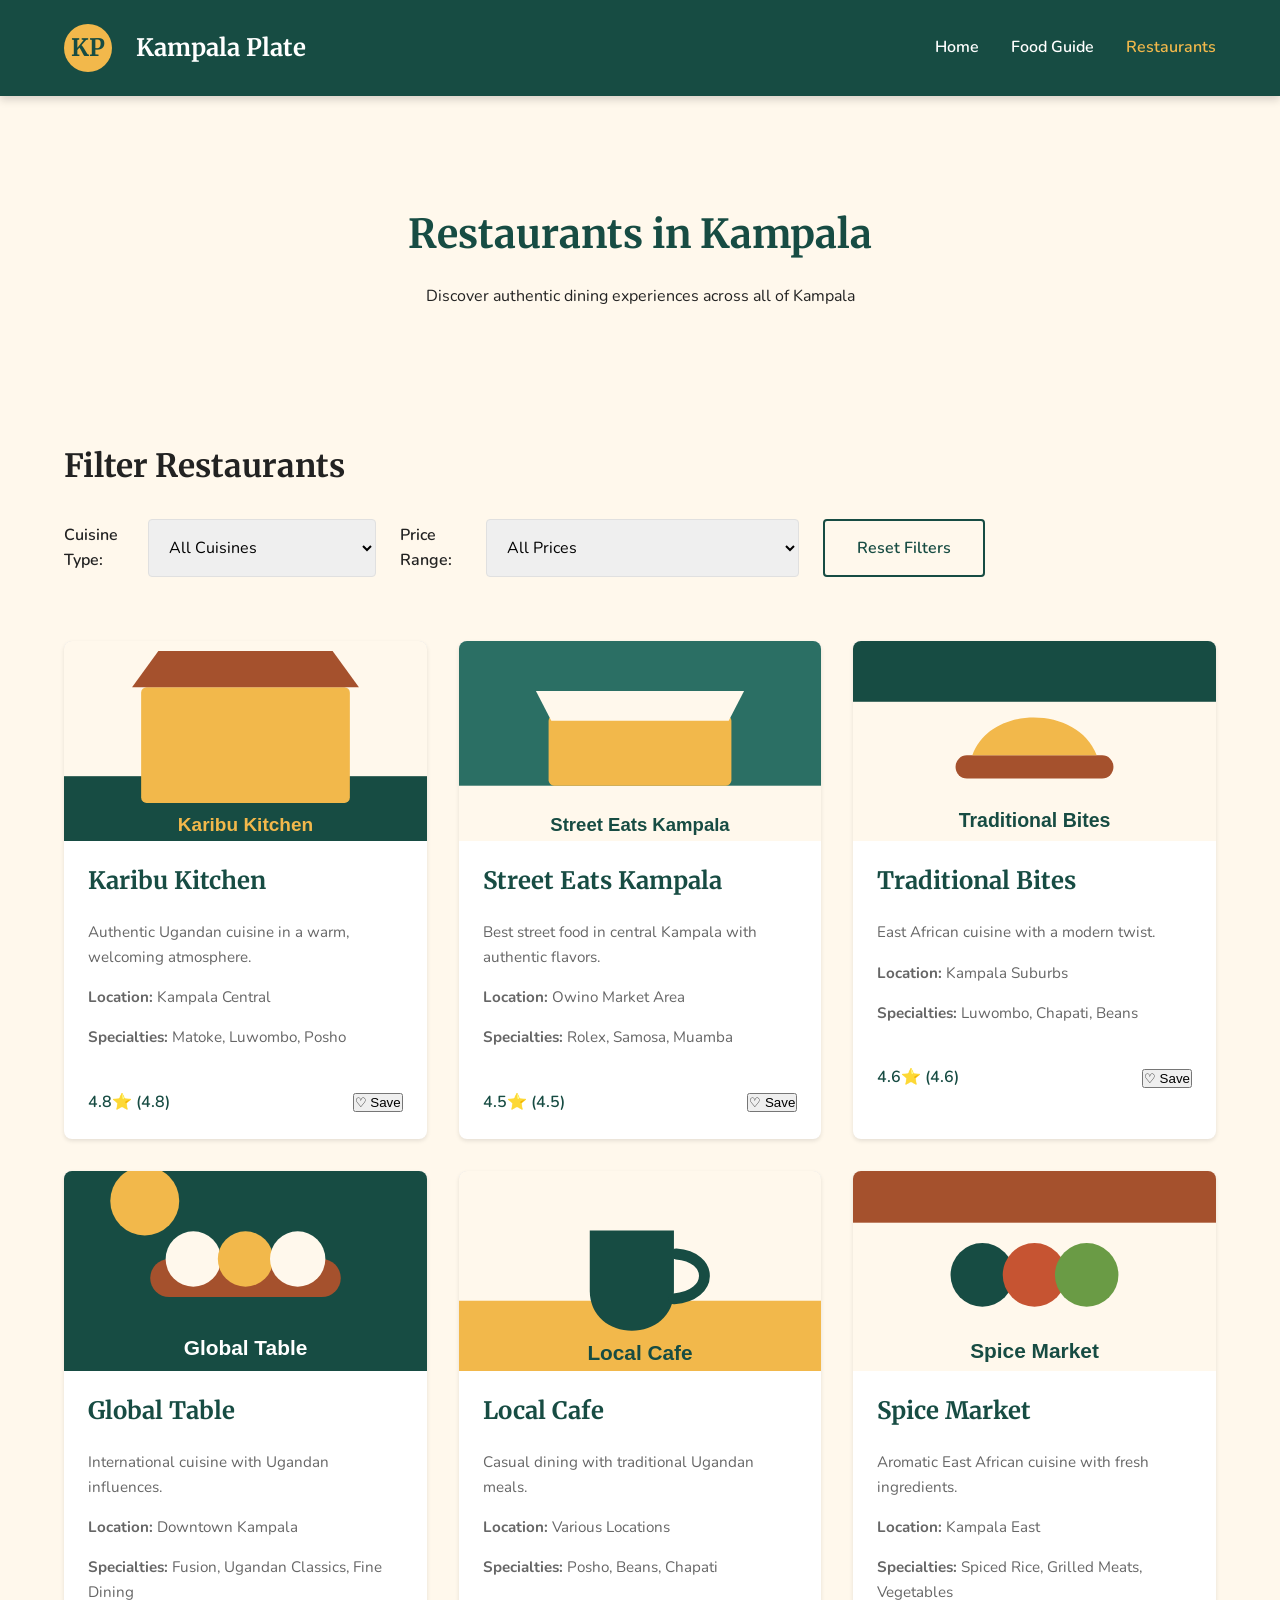
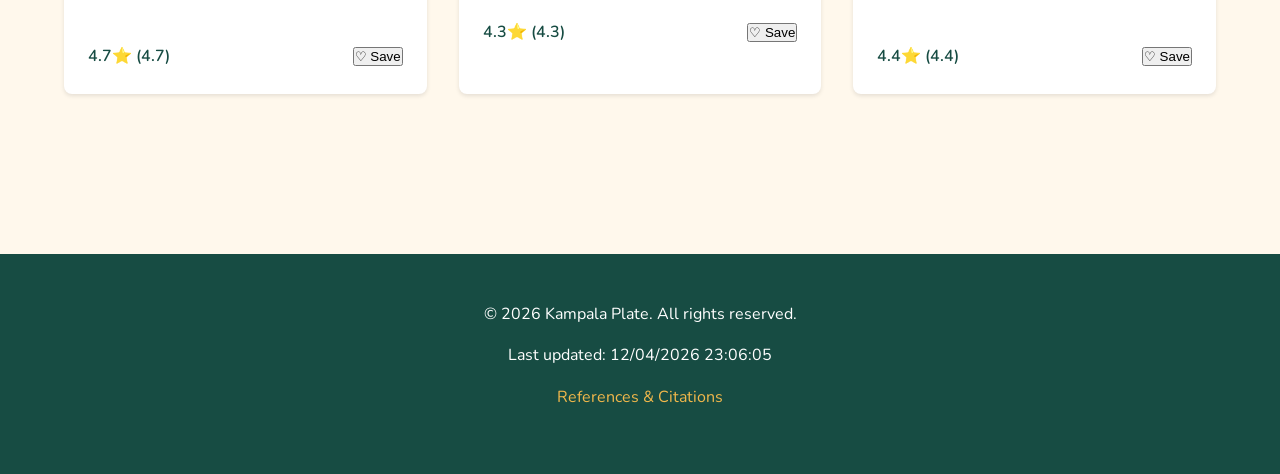
<file: project/restaurants.html>
<!doctype html>
<html lang="en">
  <head>
    <meta charset="UTF-8" />
    <meta name="viewport" content="width=device-width, initial-scale=1.0" />
    <title>Restaurants - Kampala Plate</title>
    <meta
      name="description"
      content="Find the best restaurants in Kampala. Browse by cuisine type, location, and price range to discover your next favorite dining spot."
    />
    <meta name="author" content="Uwase Jolie" />
    <link rel="preconnect" href="https://fonts.googleapis.com" />
    <link rel="preconnect" href="https://fonts.gstatic.com" crossorigin />
    <link
      href="https://fonts.googleapis.com/css2?family=Merriweather:wght@700&family=Nunito:wght@400;600;700&display=swap"
      rel="stylesheet"
    />
    <link rel="stylesheet" href="styles.css" />
    <script defer src="scripts.js"></script>
  </head>
  <body>
    <header>
      <div class="header-wrapper">
        <div class="logo" role="img" aria-label="Kampala Plate logo">KP</div>
        <h1 class="site-title">Kampala Plate</h1>
        <button
          id="menu-button"
          type="button"
          aria-label="Open navigation menu"
          aria-expanded="false"
        >
          <span></span>
          <span></span>
          <span></span>
        </button>
        <nav id="navigation">
          <a href="index.html">Home</a>
          <a href="food-guide.html">Food Guide</a>
          <a href="restaurants.html" aria-current="page">Restaurants</a>
        </nav>
      </div>
    </header>

    <main>
      <section class="restaurants-header">
        <h1>Restaurants in Kampala</h1>
        <p>Discover authentic dining experiences across all of Kampala</p>
      </section>

      <!-- Filters -->
      <section class="filter-section">
        <h2>Filter Restaurants</h2>
        <div class="filters-wrapper">
          <div class="filter-group">
            <label for="cuisine-select">Cuisine Type:</label>
            <select id="cuisine-select" aria-label="Filter by cuisine type">
              <option value="all">All Cuisines</option>
              <option value="ugandan">Traditional Ugandan</option>
              <option value="east-african">East African</option>
              <option value="international">International</option>
            </select>
          </div>

          <div class="filter-group">
            <label for="price-select">Price Range:</label>
            <select id="price-select" aria-label="Filter by price range">
              <option value="all">All Prices</option>
              <option value="budget">Budget (UGX 5,000-15,000)</option>
              <option value="moderate">Moderate (UGX 15,000-50,000)</option>
              <option value="upscale">Upscale (UGX 50,000+)</option>
            </select>
          </div>

          <button id="reset-filters" class="secondary-button">
            Reset Filters
          </button>
        </div>
      </section>

      <!-- Restaurants List -->
      <section class="restaurants-list-section">
        <div class="restaurants-list" id="restaurants-list">
          <!-- Populated by JavaScript -->
        </div>
      </section>

      <!-- Save/Favorites Section -->
      <section
        class="favorites-section"
        id="favorites-section"
        hidden
      >
        <h2>Your Favorite Restaurants</h2>
        <p>Restaurants you've bookmarked for later</p>
        <div id="favorites-list">
          <!-- Populated from localStorage -->
        </div>
      </section>
    </main>

    <footer>
      <div class="footer-content">
        <p>
          &copy; <span id="year"></span> Kampala Plate. All rights reserved.
        </p>
        <p>Last updated: <span id="last-modified"></span></p>
        <p><a href="references.html">References & Citations</a></p>
      </div>
    </footer>
  </body>
</html>
</file>
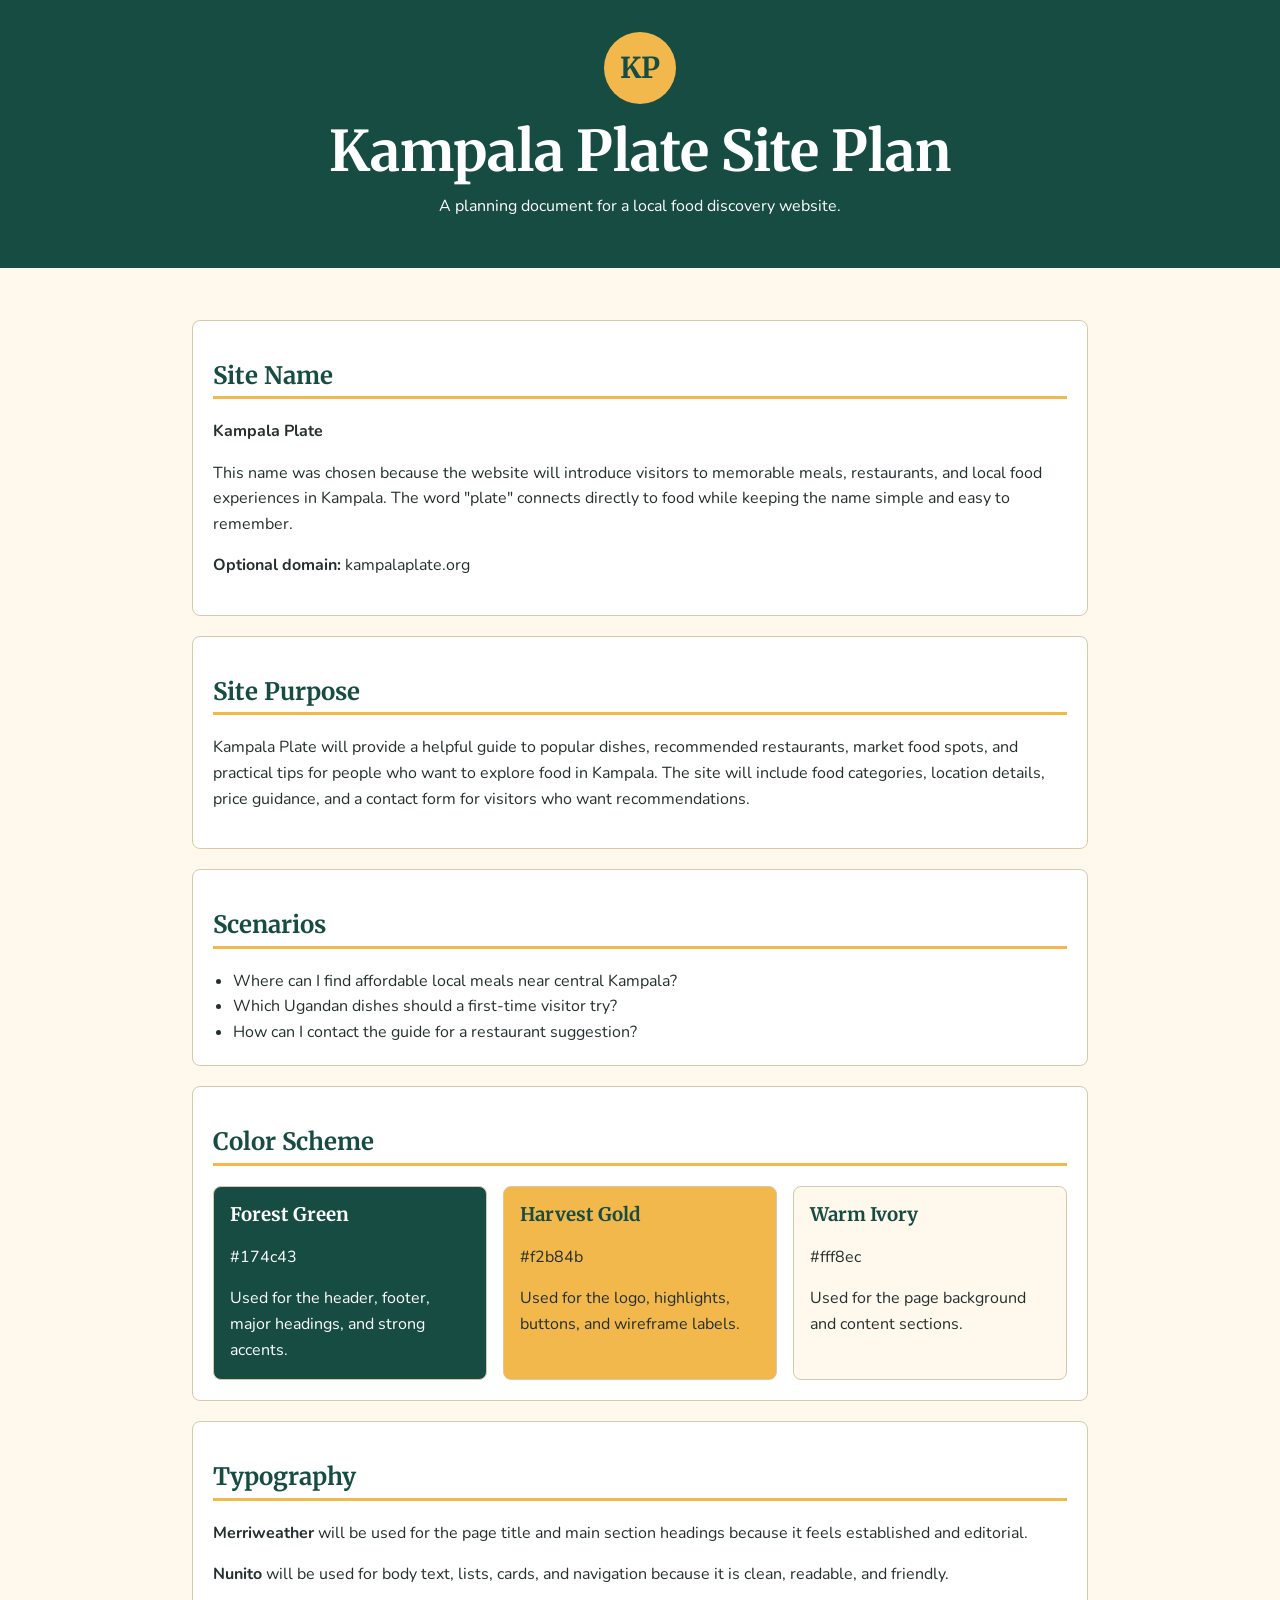
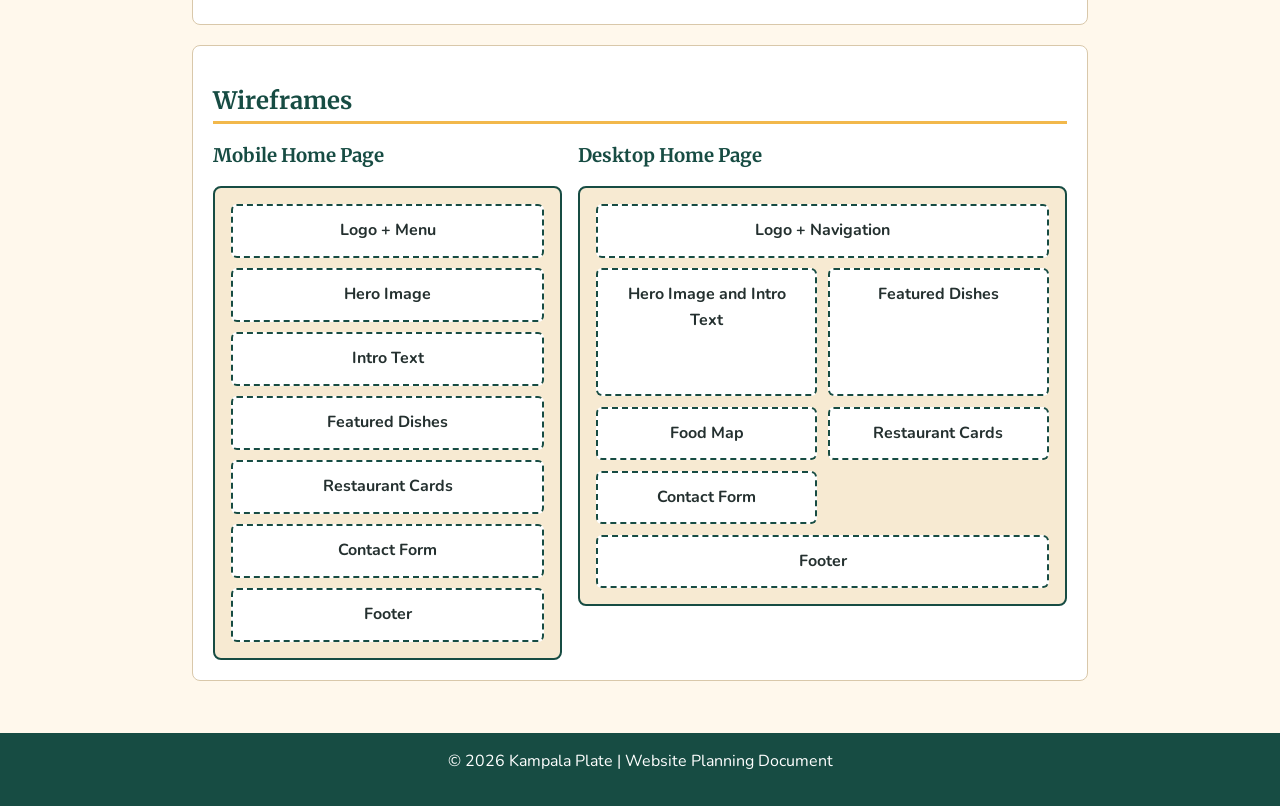
<file: project/siteplan.html>
<!doctype html>
<html lang="en">
  <head>
    <meta charset="UTF-8">
    <meta name="viewport" content="width=device-width, initial-scale=1.0">
    <meta
      name="description"
      content="Website planning document for Kampala Plate, a WDD 131 final project site plan."
    >
    <meta name="author" content="Uwase Jolie">
    <title>Kampala Plate Site Plan</title>
    <link rel="preconnect" href="https://fonts.googleapis.com">
    <link rel="preconnect" href="https://fonts.gstatic.com" crossorigin>
    <link
      href="https://fonts.googleapis.com/css2?family=Merriweather:wght@700&family=Nunito:wght@400;600;700&display=swap"
      rel="stylesheet"
    >
    <link rel="stylesheet" href="siteplan.css">
  </head>
  <body>
    <header>
      <div class="logo" role="img" aria-label="Kampala Plate logo">KP</div>
      <h1>Kampala Plate Site Plan</h1>
      <p>A planning document for a local food discovery website.</p>
    </header>

    <main>
      <section>
        <h2>Site Name</h2>
        <p><strong>Kampala Plate</strong></p>
        <p>
          This name was chosen because the website will introduce visitors to
          memorable meals, restaurants, and local food experiences in Kampala.
          The word "plate" connects directly to food while keeping the name
          simple and easy to remember.
        </p>
        <p><strong>Optional domain:</strong> kampalaplate.org</p>
      </section>

      <section>
        <h2>Site Purpose</h2>
        <p>
          Kampala Plate will provide a helpful guide to popular dishes,
          recommended restaurants, market food spots, and practical tips for
          people who want to explore food in Kampala. The site will include food
          categories, location details, price guidance, and a contact form for
          visitors who want recommendations.
        </p>
      </section>

      <section>
        <h2>Scenarios</h2>
        <ul>
          <li>
            Where can I find affordable local meals near central Kampala?
          </li>
          <li>
            Which Ugandan dishes should a first-time visitor try?
          </li>
          <li>
            How can I contact the guide for a restaurant suggestion?
          </li>
        </ul>
      </section>

      <section>
        <h2>Color Scheme</h2>
        <div class="color-grid">
          <article class="color-card primary">
            <h3>Forest Green</h3>
            <p>#174c43</p>
            <p>Used for the header, footer, major headings, and strong accents.</p>
          </article>
          <article class="color-card secondary">
            <h3>Harvest Gold</h3>
            <p>#f2b84b</p>
            <p>Used for the logo, highlights, buttons, and wireframe labels.</p>
          </article>
          <article class="color-card neutral">
            <h3>Warm Ivory</h3>
            <p>#fff8ec</p>
            <p>Used for the page background and content sections.</p>
          </article>
        </div>
      </section>

      <section>
        <h2>Typography</h2>
        <p>
          <strong>Merriweather</strong> will be used for the page title and main
          section headings because it feels established and editorial.
        </p>
        <p>
          <strong>Nunito</strong> will be used for body text, lists, cards, and
          navigation because it is clean, readable, and friendly.
        </p>
      </section>

      <section>
        <h2>Wireframes</h2>
        <div class="wireframes">
          <article>
            <h3>Mobile Home Page</h3>
            <div class="wireframe mobile">
              <div>Logo + Menu</div>
              <div>Hero Image</div>
              <div>Intro Text</div>
              <div>Featured Dishes</div>
              <div>Restaurant Cards</div>
              <div>Contact Form</div>
              <div>Footer</div>
            </div>
          </article>

          <article>
            <h3>Desktop Home Page</h3>
            <div class="wireframe desktop">
              <div class="wide">Logo + Navigation</div>
              <div class="hero">Hero Image and Intro Text</div>
              <div>Featured Dishes</div>
              <div>Food Map</div>
              <div>Restaurant Cards</div>
              <div>Contact Form</div>
              <div class="wide">Footer</div>
            </div>
          </article>
        </div>
      </section>
    </main>

    <footer>
      <p>&copy; 2026 Kampala Plate | Website Planning Document</p>
    </footer>
  </body>
</html>
</file>
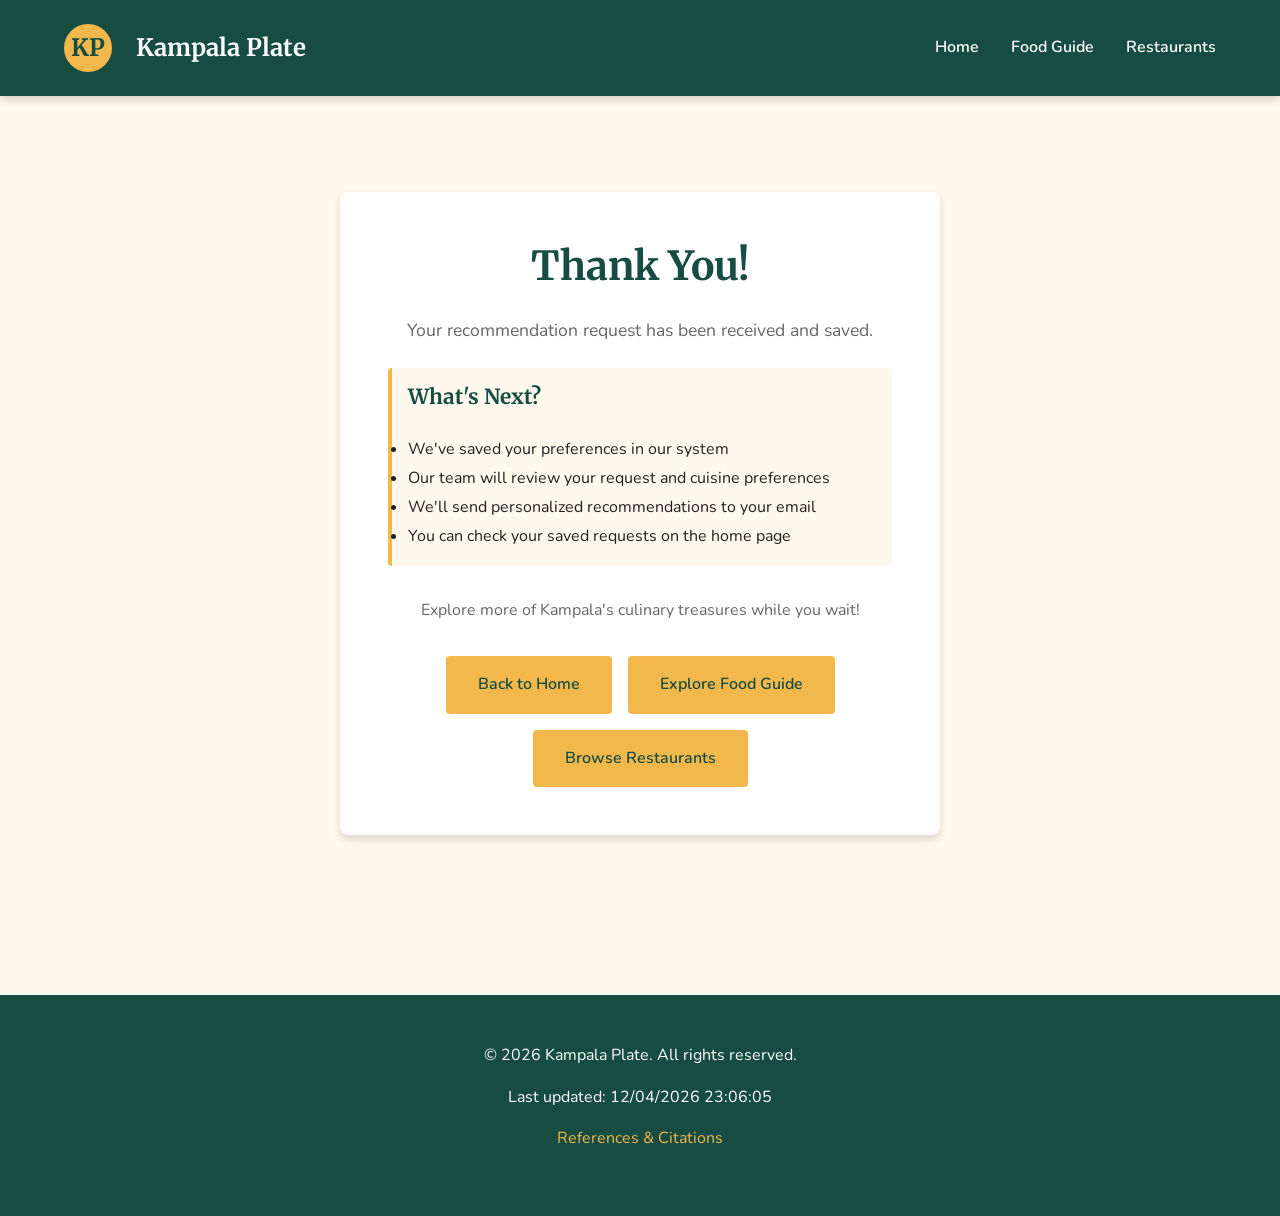
<file: project/thank-you.html>
<!doctype html>
<html lang="en">
  <head>
    <meta charset="UTF-8" />
    <meta name="viewport" content="width=device-width, initial-scale=1.0" />
    <title>Thank You - Kampala Plate</title>
    <meta
      name="description"
      content="Thank you for submitting your recommendation request to Kampala Plate. We'll be in touch soon."
    />
    <meta name="author" content="Uwase Jolie" />
    <link rel="preconnect" href="https://fonts.googleapis.com" />
    <link rel="preconnect" href="https://fonts.gstatic.com" crossorigin />
    <link
      href="https://fonts.googleapis.com/css2?family=Merriweather:wght@700&family=Nunito:wght@400;600;700&display=swap"
      rel="stylesheet"
    />
    <link rel="stylesheet" href="styles.css" />
    <script defer src="scripts.js"></script>
  </head>
  <body>
    <header>
      <div class="header-wrapper">
        <div class="logo" role="img" aria-label="Kampala Plate logo">KP</div>
        <h1 class="site-title">Kampala Plate</h1>
        <button
          id="menu-button"
          type="button"
          aria-label="Open navigation menu"
          aria-expanded="false"
        >
          <span></span>
          <span></span>
          <span></span>
        </button>
        <nav id="navigation">
          <a href="index.html">Home</a>
          <a href="food-guide.html">Food Guide</a>
          <a href="restaurants.html">Restaurants</a>
        </nav>
      </div>
    </header>

    <main>
      <section class="thank-you-section">
        <div class="thank-you-card">
          <h1>Thank You!</h1>
          <p class="thank-you-lead">
            Your recommendation request has been received and saved.
          </p>

          <div class="next-steps">
            <h2>What's Next?</h2>
            <ul>
              <li>We've saved your preferences in our system</li>
              <li>Our team will review your request and cuisine preferences</li>
              <li>We'll send personalized recommendations to your email</li>
              <li>You can check your saved requests on the home page</li>
            </ul>
          </div>

          <p class="thank-you-note">
            Explore more of Kampala's culinary treasures while you wait!
          </p>

          <div class="thank-you-actions">
            <a href="index.html" class="cta-button">Back to Home</a>
            <a href="food-guide.html" class="cta-button">Explore Food Guide</a>
            <a href="restaurants.html" class="cta-button">Browse Restaurants</a>
          </div>
        </div>
      </section>
    </main>

    <footer>
      <div class="footer-content">
        <p>
          &copy; <span id="year"></span> Kampala Plate. All rights reserved.
        </p>
        <p>Last updated: <span id="last-modified"></span></p>
        <p><a href="references.html">References & Citations</a></p>
      </div>
    </footer>
  </body>
</html>
</file>
<file: styles/base.css>
/* Base styles for WDD 131 course landing page */
:root {
  color-scheme: light;
  color: #1f2937;
  background: #f8fafc;
  font-family: "Inter", sans-serif;
  line-height: 1.6;
  font-size: 16px;
}

* {
  box-sizing: border-box;
}

html,
body {
  margin: 0;
  padding: 0;
  min-height: 100%;
}

body {
  background: linear-gradient(180deg, #f8fafc 0%, #e2e8f0 100%);
}

a {
  color: #2563eb;
  text-decoration: none;
}

a:hover,
a:focus {
  color: #1d4ed8;
}

header {
  padding: 1.5rem 1.25rem;
  text-align: center;
  background: #ffffff;
  box-shadow: 0 2px 10px rgba(15, 23, 42, 0.08);
}

#course-title {
  display: block;
  margin-bottom: 0.75rem;
  font-family: "Fraunces", serif;
  font-size: 1.35rem;
  letter-spacing: 0.04em;
  color: #111827;
}

nav {
  display: flex;
  flex-wrap: wrap;
  justify-content: center;
  gap: 0.75rem;
}

nav a {
  padding: 0.65rem 1rem;
  border-radius: 999px;
  border: 1px solid transparent;
  background: #eef2ff;
  transition:
    transform 0.2s ease,
    background-color 0.2s ease,
    border-color 0.2s ease;
}

nav a:hover,
nav a:focus-visible {
  background: #e0e7ff;
  border-color: #c7d2fe;
  transform: translateY(-1px);
}

main {
  max-width: 900px;
  margin: 2rem auto;
  padding: 0 1.25rem;
}

h1 {
  margin: 0 0 1.5rem;
  font-family: "Fraunces", serif;
  font-size: clamp(2rem, 3vw, 3rem);
  text-align: center;
  color: #111827;
}

.card {
  background: #ffffff;
  border-radius: 1rem;
  padding: 1.5rem;
  box-shadow: 0 9px 24px rgba(15, 23, 42, 0.08);
  margin-bottom: 1.5rem;
  display: grid;
  grid-template-columns: 1fr;
  gap: 1rem;
}

.card h2 {
  margin-top: 0;
  font-size: 1.5rem;
  color: #111827;
}

.card img {
  width: 100%;
  max-width: 320px;
  height: auto;
  border-radius: 1rem;
  align-self: center;
}

.card p,
.card ul,
.card dl {
  margin: 0;
}

.card ul {
  padding-left: 1.25rem;
}

.card li {
  margin-bottom: 0.5rem;
}

dl {
  margin: 0;
}

dt {
  font-weight: 700;
  margin-top: 1rem;
}

dd {
  margin: 0 0 0.75rem 0;
}

footer {
  text-align: center;
  padding: 1.5rem 1.25rem 2rem;
  color: #475569;
  font-size: 0.95rem;
}

footer p {
  margin: 0.4rem 0;
}

@media (min-width: 720px) {
  .card {
    grid-template-columns: 1fr 1fr;
    align-items: center;
  }

  .card img {
    margin-left: auto;
  }
}
</file>
<file: project/styles.css>
/* ========================================
   KAMPALA PLATE - MAIN STYLESHEET
   ======================================== */

:root {
  /* Colors */
  --primary-color: #174c43;
  --secondary-color: #f2b84b;
  --neutral-bg: #fff8ec;
  --text-dark: #222;
  --text-light: #666;
  --border-color: #e0e0e0;
  --white: #ffffff;

  /* Fonts */
  --font-heading: "Merriweather", serif;
  --font-body: "Nunito", sans-serif;

  /* Spacing */
  --spacing-xs: 0.5rem;
  --spacing-sm: 1rem;
  --spacing-md: 1.5rem;
  --spacing-lg: 2rem;
  --spacing-xl: 3rem;
  --spacing-2xl: 4rem;

  /* Shadows */
  --shadow-sm: 0 2px 4px rgba(0, 0, 0, 0.1);
  --shadow-md: 0 4px 8px rgba(0, 0, 0, 0.15);
  --shadow-lg: 0 8px 16px rgba(0, 0, 0, 0.2);
}

/* ========================================
   RESET & BASE STYLES
   ======================================== */

* {
  margin: 0;
  padding: 0;
  box-sizing: border-box;
}

html {
  scroll-behavior: smooth;
}

body {
  font-family: var(--font-body);
  color: var(--text-dark);
  background-color: var(--neutral-bg);
  line-height: 1.6;
}

h1,
h2,
h3,
h4,
h5,
h6 {
  font-family: var(--font-heading);
  font-weight: 700;
  line-height: 1.3;
  margin-top: var(--spacing-lg);
  margin-bottom: var(--spacing-md);
}

h1 {
  font-size: 2.5rem;
}

h2 {
  font-size: 2rem;
}

h3 {
  font-size: 1.5rem;
}

p {
  margin-bottom: var(--spacing-md);
}

a {
  color: var(--primary-color);
  text-decoration: none;
  transition: color 0.3s ease;
}

a:hover {
  color: var(--secondary-color);
  text-decoration: underline;
}

img {
  max-width: 100%;
  height: auto;
  display: block;
}

/* ========================================
   HEADER & NAVIGATION
   ======================================== */

header {
  background-color: var(--primary-color);
  color: var(--white);
  padding: var(--spacing-md) 0;
  position: sticky;
  top: 0;
  z-index: 100;
  box-shadow: var(--shadow-md);
}

.header-wrapper {
  max-width: 1200px;
  margin: 0 auto;
  padding: 0 var(--spacing-md);
  display: flex;
  align-items: center;
  justify-content: space-between;
  gap: var(--spacing-md);
}

.logo {
  font-family: var(--font-heading);
  font-size: 1.5rem;
  font-weight: 700;
  background-color: var(--secondary-color);
  color: var(--primary-color);
  width: 3rem;
  height: 3rem;
  border-radius: 50%;
  display: flex;
  align-items: center;
  justify-content: center;
  flex-shrink: 0;
}

.site-title {
  font-size: 1.5rem;
  font-family: var(--font-heading);
  margin: 0;
  flex-grow: 1;
}

/* Menu Button */
#menu-button {
  display: none;
  flex-direction: column;
  gap: 0.375rem;
  background: none;
  border: none;
  cursor: pointer;
  padding: var(--spacing-xs);
}

#menu-button span {
  width: 1.5rem;
  height: 0.25rem;
  background-color: var(--white);
  transition: all 0.3s ease;
}

#menu-button.open span:nth-child(1) {
  transform: rotate(45deg) translate(0.5rem, 0.5rem);
}

#menu-button.open span:nth-child(2) {
  opacity: 0;
}

#menu-button.open span:nth-child(3) {
  transform: rotate(-45deg) translate(0.5rem, -0.5rem);
}

/* Navigation */
nav {
  display: flex;
  gap: var(--spacing-lg);
  align-items: center;
}

nav a {
  color: var(--white);
  font-weight: 600;
  transition: color 0.3s ease;
}

nav a:hover,
nav a[aria-current="page"] {
  color: var(--secondary-color);
}

/* ========================================
   MAIN CONTENT
   ======================================== */

main {
  max-width: 1200px;
  margin: 0 auto;
  padding: var(--spacing-lg) var(--spacing-md);
  min-height: calc(100vh - 200px);
}

/* ========================================
   HERO SECTION
   ======================================== */

.hero {
  background: linear-gradient(135deg, var(--primary-color) 0%, #1d5c52 100%);
  color: var(--white);
  padding: var(--spacing-2xl) var(--spacing-md);
  border-radius: 0.5rem;
  margin-bottom: var(--spacing-2xl);
  text-align: center;
}

.hero-content h2 {
  color: var(--white);
  margin-top: 0;
  font-size: 2.5rem;
}

.hero-content p {
  font-size: 1.1rem;
  margin-bottom: var(--spacing-lg);
}

/* ========================================
   CTA BUTTONS
   ======================================== */

.cta-button,
.submit-button {
  display: inline-block;
  background-color: var(--secondary-color);
  color: var(--primary-color);
  padding: var(--spacing-sm) var(--spacing-lg);
  border: none;
  border-radius: 0.25rem;
  font-family: var(--font-body);
  font-weight: 600;
  font-size: 1rem;
  cursor: pointer;
  transition: all 0.3s ease;
  text-decoration: none;
}

.cta-button:hover,
.submit-button:hover {
  background-color: #f0a31f;
  transform: translateY(-2px);
  box-shadow: var(--shadow-lg);
  color: var(--primary-color);
}

.secondary-button {
  background-color: transparent;
  color: var(--primary-color);
  border: 2px solid var(--primary-color);
  padding: var(--spacing-sm) var(--spacing-lg);
  border-radius: 0.25rem;
  font-family: var(--font-body);
  font-weight: 600;
  font-size: 1rem;
  cursor: pointer;
  transition: all 0.3s ease;
}

.secondary-button:hover {
  background-color: var(--primary-color);
  color: var(--white);
}

/* ========================================
   GRID LAYOUTS
   ======================================== */

.dishes-grid,
.restaurants-grid,
.food-grid,
.restaurants-list {
  display: grid;
  grid-template-columns: repeat(auto-fill, minmax(280px, 1fr));
  gap: var(--spacing-lg);
  margin-bottom: var(--spacing-2xl);
}

.card,
.restaurant-card,
.food-item {
  background-color: var(--white);
  border-radius: 0.5rem;
  overflow: hidden;
  box-shadow: var(--shadow-sm);
  transition: all 0.3s ease;
}

.card:hover,
.restaurant-card:hover,
.food-item:hover {
  box-shadow: var(--shadow-lg);
  transform: translateY(-4px);
}

.card-image,
.restaurant-image,
.food-image {
  width: 100%;
  height: 200px;
  object-fit: cover;
  background-color: var(--border-color);
}

.card-content,
.restaurant-content,
.food-content {
  padding: var(--spacing-md);
}

.card-content h3,
.restaurant-content h3,
.food-content h3 {
  margin-top: 0;
  color: var(--primary-color);
}

.card-content p,
.restaurant-content p,
.food-content p {
  font-size: 0.95rem;
  color: var(--text-light);
  margin-bottom: var(--spacing-sm);
}

.card-footer,
.restaurant-footer,
.food-footer {
  padding: 0 var(--spacing-md) var(--spacing-md);
  display: flex;
  justify-content: space-between;
  align-items: center;
  gap: var(--spacing-md);
}

.price-tag,
.rating {
  font-weight: 600;
  color: var(--primary-color);
}

/* ========================================
   FORMS
   ======================================== */

.form-section {
  background-color: var(--white);
  padding: var(--spacing-xl);
  border-radius: 0.5rem;
  margin: var(--spacing-2xl) 0;
  box-shadow: var(--shadow-sm);
}

.form-section h2 {
  margin-top: 0;
  color: var(--primary-color);
}

form {
  max-width: 600px;
  margin: 0 auto;
}

fieldset {
  border: 0;
}

legend {
  font-weight: 600;
  margin-bottom: var(--spacing-xs);
  color: var(--text-dark);
}

.form-group {
  margin-bottom: var(--spacing-lg);
}

label {
  display: block;
  font-weight: 600;
  margin-bottom: var(--spacing-xs);
  color: var(--text-dark);
}

input[type="text"],
input[type="email"],
input[type="date"],
select,
textarea {
  width: 100%;
  padding: var(--spacing-sm);
  border: 1px solid var(--border-color);
  border-radius: 0.25rem;
  font-family: var(--font-body);
  font-size: 1rem;
  transition: border-color 0.3s ease;
}

input[type="text"]:focus,
input[type="email"]:focus,
input[type="date"]:focus,
select:focus,
textarea:focus {
  outline: none;
  border-color: var(--primary-color);
  box-shadow: 0 0 0 3px rgba(23, 76, 67, 0.1);
}

.radio-label,
.checkbox-label {
  display: flex;
  align-items: center;
  gap: var(--spacing-sm);
  margin-bottom: var(--spacing-sm);
  font-weight: 400;
  cursor: pointer;
}

input[type="radio"],
input[type="checkbox"] {
  width: 1.2rem;
  height: 1.2rem;
  cursor: pointer;
  accent-color: var(--primary-color);
}

.form-note {
  text-align: center;
  font-size: 0.9rem;
  color: var(--text-light);
}

/* ========================================
   FILTER BUTTONS
   ======================================== */

.filter-buttons,
.filters-wrapper {
  display: flex;
  gap: var(--spacing-md);
  flex-wrap: wrap;
  margin: var(--spacing-lg) 0;
}

.filter-btn {
  background-color: var(--white);
  color: var(--primary-color);
  border: 2px solid var(--primary-color);
  padding: var(--spacing-sm) var(--spacing-md);
  border-radius: 0.25rem;
  font-family: var(--font-body);
  font-weight: 600;
  cursor: pointer;
  transition: all 0.3s ease;
}

.filter-btn:hover,
.filter-btn.active {
  background-color: var(--primary-color);
  color: var(--white);
}

.filter-group {
  display: flex;
  align-items: center;
  gap: var(--spacing-sm);
}

.filter-group label {
  margin-bottom: 0;
}

.filter-group select {
  margin-bottom: 0;
}

/* ========================================
   MODAL
   ======================================== */

.modal {
  position: fixed;
  top: 0;
  left: 0;
  width: 100%;
  height: 100%;
  background-color: rgba(0, 0, 0, 0.5);
  display: flex;
  align-items: center;
  justify-content: center;
  z-index: 1000;
}

.modal[hidden] {
  display: none;
}

.modal-content {
  background-color: var(--white);
  border-radius: 0.5rem;
  padding: var(--spacing-xl);
  max-width: 600px;
  width: 90%;
  max-height: 90vh;
  overflow-y: auto;
  position: relative;
}

.modal-close {
  position: absolute;
  top: var(--spacing-md);
  right: var(--spacing-md);
  background: none;
  border: none;
  font-size: 2rem;
  color: var(--text-dark);
  cursor: pointer;
  transition: color 0.3s ease;
}

.modal-close:hover {
  color: var(--primary-color);
}

.modal-food-image {
  width: 100%;
  margin-bottom: var(--spacing-sm);
  border-radius: 0.5rem;
}

.saved-item {
  padding: var(--spacing-sm);
  border: 1px solid var(--border-color);
  margin-bottom: var(--spacing-sm);
  border-radius: 0.5rem;
}

/* ========================================
   REFERENCES & THANK YOU PAGES
   ======================================== */

.references-page {
  max-width: 900px;
}

.references-page section,
.thank-you-card {
  background-color: var(--white);
  border-radius: 0.5rem;
  box-shadow: var(--shadow-sm);
}

.references-page section {
  padding: var(--spacing-lg);
  margin-bottom: var(--spacing-lg);
}

.references-page h2 {
  color: var(--primary-color);
  border-bottom: 3px solid var(--secondary-color);
  padding-bottom: var(--spacing-xs);
}

.references-page ul {
  list-style-position: inside;
  line-height: 1.8;
}

.references-page li {
  margin-bottom: var(--spacing-xs);
}

.reference-item,
.next-steps {
  background-color: var(--neutral-bg);
  padding: var(--spacing-sm);
  margin-bottom: var(--spacing-sm);
  border-left: 4px solid var(--secondary-color);
  border-radius: 0.25rem;
}

.reference-item strong {
  color: var(--primary-color);
}

.thank-you-section {
  text-align: center;
  padding: var(--spacing-2xl) var(--spacing-lg);
}

.thank-you-card {
  padding: var(--spacing-xl);
  max-width: 600px;
  margin: 0 auto;
  box-shadow: var(--shadow-md);
}

.thank-you-card h1,
.next-steps h2 {
  color: var(--primary-color);
  margin-top: 0;
}

.thank-you-lead {
  font-size: 1.1rem;
  color: var(--text-light);
  margin-bottom: var(--spacing-md);
}

.next-steps {
  margin-bottom: var(--spacing-lg);
  text-align: left;
}

.next-steps h2 {
  font-size: 1.3rem;
}

.next-steps ul {
  color: var(--text-dark);
  line-height: 1.8;
}

.thank-you-note {
  color: var(--text-light);
  margin-bottom: var(--spacing-lg);
}

.thank-you-actions {
  display: flex;
  gap: var(--spacing-sm);
  justify-content: center;
  flex-wrap: wrap;
}

/* ========================================
   FOOTER
   ======================================== */

footer {
  background-color: var(--primary-color);
  color: var(--white);
  padding: var(--spacing-xl) var(--spacing-md);
  text-align: center;
  margin-top: var(--spacing-2xl);
}

.footer-content {
  max-width: 1200px;
  margin: 0 auto;
}

footer p {
  margin-bottom: var(--spacing-sm);
}

footer a {
  color: var(--secondary-color);
}

footer a:hover {
  color: var(--white);
}

/* ========================================
   SECTIONS
   ======================================== */

.featured-section,
.restaurants-section,
.form-section,
.saved-section,
.favorites-section,
.guide-header,
.restaurants-header,
.filter-section {
  margin-bottom: var(--spacing-2xl);
}

.guide-header,
.restaurants-header {
  text-align: center;
  padding: var(--spacing-xl) 0;
}

.guide-header h1,
.restaurants-header h1 {
  color: var(--primary-color);
}

/* ========================================
   ACCESSIBILITY
   ======================================== */

.sr-only {
  position: absolute;
  width: 1px;
  height: 1px;
  padding: 0;
  margin: -1px;
  overflow: hidden;
  clip: rect(0, 0, 0, 0);
  white-space: nowrap;
  border-width: 0;
}

/* ========================================
   RESPONSIVE DESIGN - TABLET (768px)
   ======================================== */

@media (max-width: 768px) {
  h1 {
    font-size: 2rem;
  }

  h2 {
    font-size: 1.5rem;
  }

  .site-title {
    font-size: 1.25rem;
  }

  #menu-button {
    display: flex;
  }

  nav {
    position: absolute;
    top: 100%;
    left: 0;
    right: 0;
    background-color: var(--primary-color);
    flex-direction: column;
    gap: var(--spacing-md);
    padding: var(--spacing-md);
    max-height: 0;
    overflow: hidden;
    transition: max-height 0.3s ease;
  }

  nav.open {
    max-height: 500px;
  }

  .hero-content h2 {
    font-size: 1.8rem;
  }

  .dishes-grid,
  .restaurants-grid,
  .food-grid {
    grid-template-columns: repeat(auto-fill, minmax(200px, 1fr));
  }

  .filter-buttons,
  .filters-wrapper {
    flex-direction: column;
  }

  .filter-btn,
  .filter-group select {
    width: 100%;
  }

  main {
    padding: var(--spacing-md);
  }
}

/* ========================================
   RESPONSIVE DESIGN - MOBILE (480px)
   ======================================== */

@media (max-width: 480px) {
  :root {
    --spacing-lg: 1.5rem;
    --spacing-xl: 2rem;
  }

  h1 {
    font-size: 1.5rem;
  }

  h2 {
    font-size: 1.25rem;
  }

  .logo {
    width: 2.5rem;
    height: 2.5rem;
    font-size: 1.25rem;
  }

  .site-title {
    font-size: 1rem;
  }

  .hero {
    padding: var(--spacing-lg);
  }

  .hero-content h2 {
    font-size: 1.3rem;
  }

  .hero-content p {
    font-size: 1rem;
  }

  .dishes-grid,
  .restaurants-grid,
  .food-grid {
    grid-template-columns: 1fr;
  }

  .form-section {
    padding: var(--spacing-lg);
  }

  .modal-content {
    width: 95%;
    padding: var(--spacing-lg);
  }

  footer {
    padding: var(--spacing-lg) var(--spacing-md);
  }

  .card-footer {
    flex-direction: column;
    align-items: flex-start;
  }
}

/* ========================================
   DARK MODE SUPPORT (optional)
   ======================================== */

@media (prefers-color-scheme: dark) {
  :root {
    --text-dark: #f5f5f5;
    --text-light: #b0b0b0;
    --neutral-bg: #1a1a1a;
  }

  .card,
  .restaurant-card,
  .food-item,
  .modal-content,
  .form-section {
    background-color: #2a2a2a;
  }
}

/* ========================================
   PRINT STYLES
   ======================================== */

@media print {
  header,
  footer,
  #menu-button,
  .filter-section,
  .form-section {
    display: none;
  }

  body {
    background-color: var(--white);
  }

  main {
    max-width: 100%;
  }
}
</file>
<file: styles/form.css>
:root {
  --primary-color: #24305e;
  --secondary-color: #b3472a;
  --accent-color: #f4c542;
  --background-color: #f8fafc;
  --surface-color: #ffffff;
  --text-color: #1f2937;
  --muted-color: #5f6b7a;
  --border-color: #cbd5e1;
  --focus-color: #1f6feb;
}

* {
  box-sizing: border-box;
}

body {
  min-height: 100vh;
  margin: 0;
  background: var(--background-color);
  color: var(--text-color);
  font-family: "Inter", Arial, sans-serif;
  font-size: 16px;
  line-height: 1.6;
}

header,
footer {
  background: var(--primary-color);
  color: var(--surface-color);
  text-align: center;
}

header {
  padding: 1.25rem;
}

.site-title {
  font-family: "Fraunces", Georgia, serif;
  font-size: clamp(1.8rem, 5vw, 2.6rem);
  font-weight: 700;
}

main {
  width: min(100% - 2rem, 720px);
  margin: 0 auto;
  padding: 2rem 0;
}

h1,
h2 {
  font-family: "Fraunces", Georgia, serif;
  line-height: 1.25;
  color: var(--primary-color);
}

h1 {
  margin: 0 0 1rem;
  text-align: center;
  font-size: clamp(2rem, 6vw, 3rem);
}

h2 {
  margin-top: 0;
}

form,
.confirmation-card {
  background: var(--surface-color);
  border: 1px solid var(--border-color);
  border-radius: 8px;
  box-shadow: 0 12px 28px rgba(31, 41, 55, 0.1);
}

form {
  display: grid;
  gap: 1rem;
  padding: 1.25rem;
}

.required-note {
  margin: 0;
  color: var(--secondary-color);
  font-weight: 700;
}

.visually-hidden {
  position: absolute;
  width: 1px;
  height: 1px;
  padding: 0;
  margin: -1px;
  overflow: hidden;
  clip: rect(0, 0, 0, 0);
  white-space: nowrap;
  border: 0;
}

label,
legend {
  color: var(--primary-color);
  font-weight: 700;
}

label span,
legend span,
.required-note span {
  color: var(--secondary-color);
}

select,
input[type="date"],
input[type="text"],
textarea {
  width: 100%;
  min-height: 48px;
  padding: 0.75rem;
  border: 1px solid var(--border-color);
  border-radius: 6px;
  background: var(--surface-color);
  color: var(--text-color);
  font: inherit;
}

textarea {
  resize: vertical;
}

select:focus,
input:focus,
textarea:focus,
.button-link:focus {
  outline: 3px solid var(--focus-color);
  outline-offset: 2px;
}

fieldset {
  margin: 0;
  padding: 1rem;
  border: 1px solid var(--border-color);
  border-radius: 8px;
}

legend {
  padding: 0 0.4rem;
}

.rating-group,
.checkbox-group {
  display: grid;
  gap: 0.75rem;
  margin-top: 0.5rem;
}

.rating-group {
  grid-template-columns: repeat(auto-fit, minmax(88px, 1fr));
}

.rating-group label,
.checkbox-group label {
  display: flex;
  align-items: center;
  gap: 0.5rem;
  min-height: 44px;
  padding: 0.55rem 0.7rem;
  border: 1px solid var(--border-color);
  border-radius: 6px;
  background: #f8fafc;
  cursor: pointer;
}

.rating-group span {
  color: #735300;
  font-size: 1.1rem;
}

input[type="radio"],
input[type="checkbox"] {
  width: 1.15rem;
  height: 1.15rem;
  accent-color: var(--secondary-color);
}

input[type="submit"],
.button-link {
  min-height: 48px;
  border: 0;
  border-radius: 6px;
  background: var(--secondary-color);
  color: var(--surface-color);
  font: inherit;
  font-weight: 700;
  text-align: center;
  text-decoration: none;
  cursor: pointer;
}

input[type="submit"] {
  padding: 0.85rem 1rem;
}

input[type="submit"]:hover,
.button-link:hover {
  background: #96391f;
}

.confirmation-card {
  padding: 1.25rem;
  text-align: center;
}

.review-count {
  color: var(--primary-color);
  font-size: 1.1rem;
}

.button-link {
  display: inline-flex;
  align-items: center;
  justify-content: center;
  margin-top: 0.5rem;
  padding: 0.85rem 1.25rem;
}

footer {
  padding: 1rem;
}

footer p {
  margin: 0.25rem 0;
}

@media (min-width: 640px) {
  form,
  .confirmation-card {
    padding: 1.75rem;
  }

  .checkbox-group {
    grid-template-columns: repeat(2, 1fr);
  }
}
</file>
<file: styles/place.css>
:root {
  --black: #101820;
  --gold: #f7c843;
  --red: #9e1b32;
  --green: #1f6f43;
  --paper: #fffaf0;
  --text: #17212b;
  --muted: #46515c;
  --shadow: 0 8px 24px rgba(16, 24, 32, 0.18);
}

* {
  box-sizing: border-box;
}

body {
  margin: 0;
  background-color: var(--paper);
  color: var(--text);
  font-family: "Inter", Arial, sans-serif;
  line-height: 1.5;
}

header {
  padding: 1.25rem;
  background-color: var(--black);
  color: #ffffff;
  text-align: center;
  border-bottom: 0.7rem solid var(--gold);
}

h1,
h2 {
  font-family: "Fraunces", Georgia, serif;
}

h1 {
  margin: 0;
  font-size: 2.4rem;
}

main {
  display: grid;
  gap: 1rem;
}

.hero img {
  display: block;
  width: 100%;
  height: auto;
}

.content-card {
  margin: 0 1rem;
  padding: 1.25rem;
  background-color: #ffffff;
  border: 1px solid #ddd7c9;
  border-radius: 6px;
  box-shadow: 0 4px 14px rgba(16, 24, 32, 0.08);
}

.content-card h2 {
  display: flex;
  align-items: center;
  justify-content: center;
  gap: 0.5rem;
  margin: 0 0 1rem;
  color: var(--red);
  font-size: 1.7rem;
  text-align: center;
}

dl {
  display: grid;
  grid-template-columns: max-content 1fr;
  gap: 0.45rem 0.75rem;
  margin: 0;
}

dt {
  color: var(--black);
  font-weight: 700;
  text-align: right;
}

dd {
  margin: 0;
  color: var(--muted);
}

footer {
  margin-top: 1.5rem;
  padding: 1rem;
  background-color: var(--black);
  color: #ffffff;
  text-align: center;
  border-top: 0.5rem solid var(--red);
}

footer p {
  margin: 0.25rem 0;
}

@media screen and (min-width: 800px) {
  h1 {
    font-size: 3rem;
  }

  main {
    position: relative;
    display: block;
    min-height: calc(100vh - 185px);
  }

  .hero img {
    height: calc(100vh - 185px);
    min-height: 500px;
    max-height: 660px;
    object-fit: cover;
  }

  .content-card {
    position: absolute;
    width: min(22rem, calc(50% - 2rem));
    margin: 0;
    background-color: rgba(255, 250, 240, 0.94);
    box-shadow: var(--shadow);
  }

  .data {
    top: 2rem;
    left: 2rem;
  }

  .weather {
    right: 2rem;
    bottom: 2rem;
  }

  .weather h2 img {
    display: none;
  }

  .weather h2::after {
    content: " \26C5";
    font-family: Arial, sans-serif;
    font-size: 1.6rem;
  }
}
</file>
<file: project/siteplan.css>
:root {
  --primary-color: #174c43;
  --secondary-color: #f2b84b;
  --background-color: #fff8ec;
  --text-color: #24302f;
  --surface-color: #ffffff;
  --border-color: #d9c8aa;
}

* {
  box-sizing: border-box;
}

body {
  margin: 0;
  background: var(--background-color);
  color: var(--text-color);
  font-family: "Nunito", Arial, sans-serif;
  font-size: 16px;
  line-height: 1.6;
}

header,
footer {
  background: var(--primary-color);
  color: var(--surface-color);
  text-align: center;
}

header {
  padding: 2rem 1rem;
}

footer {
  padding: 1rem;
}

h1,
h2,
h3 {
  font-family: "Merriweather", Georgia, serif;
  line-height: 1.25;
}

h1 {
  margin: 0.75rem 0 0.5rem;
  font-size: clamp(2rem, 5vw, 3.5rem);
}

h2 {
  color: var(--primary-color);
  border-bottom: 3px solid var(--secondary-color);
  padding-bottom: 0.35rem;
}

h3 {
  margin-top: 0;
  color: var(--primary-color);
}

main {
  max-width: 960px;
  margin: 0 auto;
  padding: 1.25rem;
}

section {
  margin: 1.25rem 0;
  padding: 1.25rem;
  background: var(--surface-color);
  border: 1px solid var(--border-color);
  border-radius: 8px;
}

p {
  margin: 0 0 1rem;
}

ul {
  margin: 0;
  padding-left: 1.25rem;
}

.logo {
  display: inline-grid;
  place-items: center;
  width: 72px;
  height: 72px;
  margin: 0 auto;
  border-radius: 50%;
  background: var(--secondary-color);
  color: var(--primary-color);
  font-family: "Merriweather", Georgia, serif;
  font-size: 1.8rem;
  font-weight: 700;
}

.color-grid,
.wireframes {
  display: grid;
  gap: 1rem;
}

.color-card {
  padding: 1rem;
  border-radius: 8px;
  border: 1px solid var(--border-color);
}

.color-card p:last-child {
  margin-bottom: 0;
}

.primary {
  background: var(--primary-color);
  color: var(--surface-color);
}

.primary h3 {
  color: var(--surface-color);
}

.secondary {
  background: var(--secondary-color);
  color: var(--text-color);
}

.neutral {
  background: var(--background-color);
}

.wireframe {
  display: grid;
  gap: 0.65rem;
  padding: 1rem;
  background: #f7ead2;
  border: 2px solid var(--primary-color);
  border-radius: 8px;
}

.wireframe div {
  min-height: 48px;
  padding: 0.75rem;
  background: var(--surface-color);
  border: 2px dashed var(--primary-color);
  border-radius: 6px;
  text-align: center;
  font-weight: 700;
}

.wireframe .hero {
  min-height: 128px;
}

.wireframe .wide {
  grid-column: 1 / -1;
}

@media (min-width: 720px) {
  main {
    padding: 2rem;
  }

  .color-grid {
    grid-template-columns: repeat(3, 1fr);
  }

  .wireframes {
    grid-template-columns: 1fr 1.4fr;
    align-items: start;
  }

  .desktop {
    grid-template-columns: repeat(2, 1fr);
  }
}
</file>
